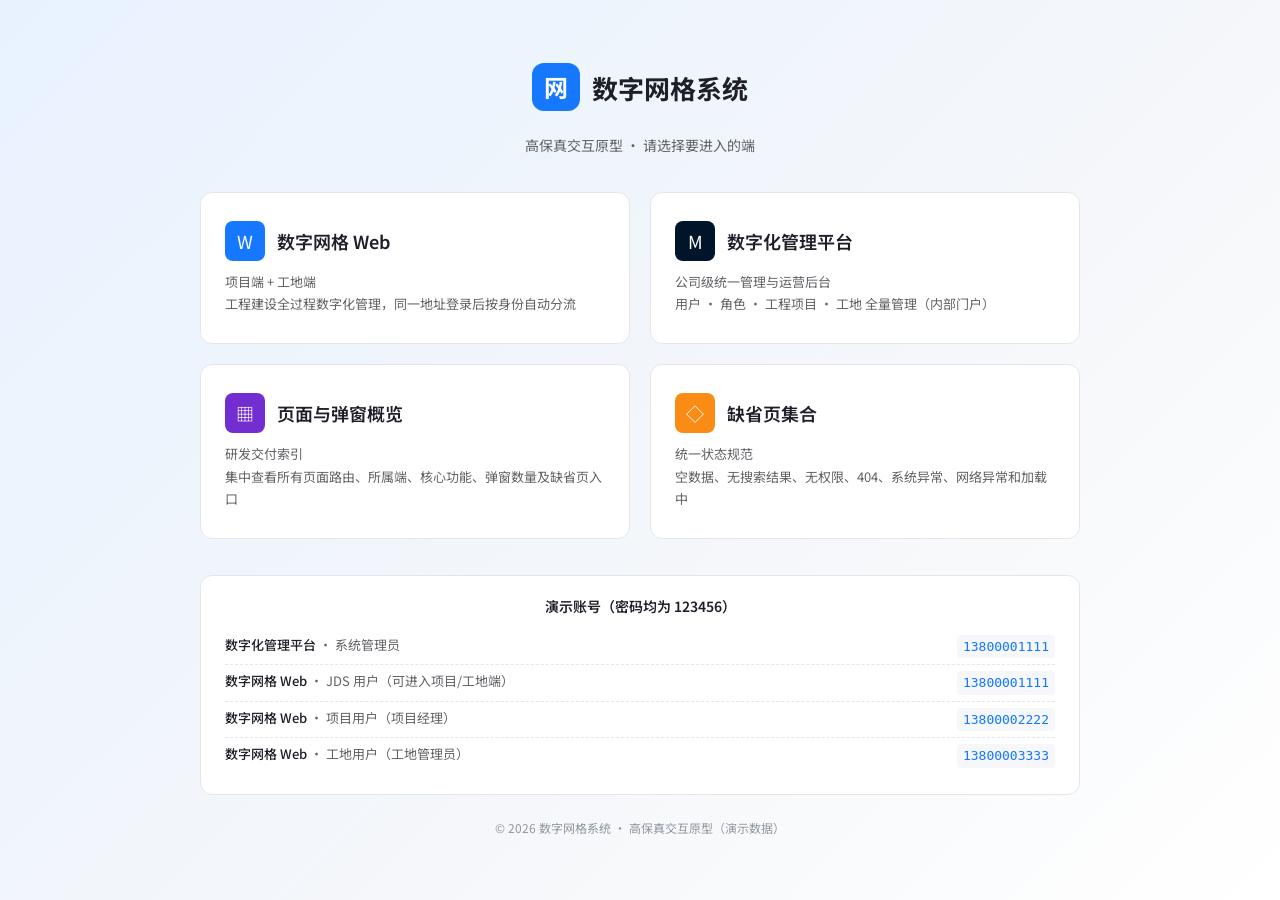
<file: index.html>
<!DOCTYPE html>
<html lang="zh-CN" data-page-node-id="8NX77utLzDZ2JTD8HzhVxa">
<head data-page-node-id="pvJ24zKilz3FNTjIRRMVWl">
<meta charset="UTF-8" data-page-node-id="6li1EMe2AKkwkT7MppuhrD">
<meta name="viewport" content="width=device-width, initial-scale=1.0" data-page-node-id="41pdLJm6PYSKnKRLyFa4xV">
<title>数字网格系统 · 高保真交互原型</title>
<link rel="icon" href="data:image/svg+xml,%3Csvg xmlns='http://www.w3.org/2000/svg' viewBox='0 0 32 32'%3E%3Crect width='32' height='32' rx='8' fill='%231677FF'/%3E%3Ctext x='16' y='22' font-size='16' fill='%23fff' text-anchor='middle'%3E网%3C/text%3E%3C/svg%3E" data-page-node-id="YeePlcCSshA94ZI5BbJ4YI">
<link rel="preconnect" href="https://fonts.googleapis.com" data-page-node-id="WADuvo7IT6vLSfZ1sKz0kR">
<link rel="preconnect" href="https://fonts.gstatic.com" crossorigin data-page-node-id="J4QRmDHK6XnFLIIFRDpPZS">
<link rel="stylesheet" href="https://fonts.googleapis.com/css2?family=Noto+Sans+SC:wght@400;500;700&display=swap" data-page-node-id="ATW5kOk4DGV3IXdBfvZxUm">
<link rel="stylesheet" href="assets/css/tokens.css" data-page-node-id="ztIFZV4EexRnjE27EUfure">
<link rel="stylesheet" href="assets/css/base.css" data-page-node-id="YRBeHc5Uby8GhDdxGXHzdq">
<link rel="stylesheet" href="assets/css/components.css" data-page-node-id="A2SW02SAHS05iC1JYhgJWq">
<link rel="stylesheet" href="assets/css/layout.css" data-page-node-id="GDUzrH07KVwBgHRo5vveHC">
<style>
  body { height: 100vh; display: flex; align-items: center; justify-content: center; background: linear-gradient(135deg, #e8f2ff 0%, #f5f7fa 60%, #ffffff 100%); }
  .home { width: 880px; max-width: calc(100vw - 32px); text-align: center; }
  .home-logo { display: inline-flex; align-items: center; gap: 12px; margin-bottom: 16px; }
  .home-mark { width: 48px; height: 48px; border-radius: 12px; background: #1677FF; color: #fff; font-size: 24px; display: flex; align-items: center; justify-content: center; font-weight: 700; }
  .home-title { font-size: 26px; font-weight: 700; color: #1F1F29; }
  .home-sub { margin-top: 8px; color: #606266; font-size: 14px; }
  .home-cards { display: grid; grid-template-columns: 1fr 1fr; gap: 20px; margin-top: 36px; }
  .home-card { background: #fff; border: 1px solid #E5E6EB; border-radius: 12px; padding: 28px 24px; text-align: left; cursor: pointer; transition: all .18s ease; text-decoration: none; display: block; }
  .home-card:hover { border-color: #1677FF; box-shadow: 0 8px 24px rgba(22,119,255,.12); transform: translateY(-2px); }
  .home-card .tc { display: flex; align-items: center; gap: 12px; margin-bottom: 10px; }
  .home-card .ti { width: 40px; height: 40px; border-radius: 8px; display: flex; align-items: center; justify-content: center; color: #fff; font-size: 18px; }
  .home-card .tn { font-size: 18px; font-weight: 600; color: #1F1F29; }
  .home-card .td { color: #606266; font-size: 13px; line-height: 1.7; }
  .home-accs { margin-top: 36px; padding: 20px 24px; background: #fff; border: 1px solid #E5E6EB; border-radius: 12px; font-size: 13px; color: #606266; }
  .home-accs h4 { margin: 0 0 12px; font-size: 14px; color: #1F1F29; font-weight: 600; }
  .acc-row { display: flex; justify-content: space-between; padding: 6px 0; border-bottom: 1px dashed #E5E6EB; }
  .acc-row:last-child { border-bottom: none; }
  .acc-row b { font-weight: 500; color: #1F1F29; }
  .acc-row code { background: #F5F7FA; border-radius: 4px; padding: 2px 6px; color: #1677FF; }
  .home-foot { margin-top: 24px; color: #90989F; font-size: 12px; }
</style>
</head>
<body data-page-node-id="BMNsAQWP1BkMZEBGWi1SoZ">
  <div class="home" data-page-node-id="FMj8HJAljBHBZJDH8u2VaQ">
    <div class="home-logo" data-page-node-id="s6FCZ8OCBwwU8gf0xmA1fo">
      <div class="home-mark" data-page-node-id="vtDj7DhzZSiQrtIH5b2pOX">网</div>
      <div class="home-title" data-page-node-id="4H1e03UGk6YL1nyzf86Z01">数字网格系统</div>
    </div>
    <div class="home-sub" data-page-node-id="XljQ5AxXcDLGCGAfyzYtLe">高保真交互原型 · 请选择要进入的端</div>

    <div class="home-cards" data-page-node-id="vVD1qhh253ch7AFItQtZwF">
      <a class="home-card" href="./web.html" data-page-node-id="oaFe3zkVhIB6EOZ8D31Wlk">
        <div class="tc" data-page-node-id="qO7cRMSiv5TNZt0ENdI7Se">
          <div class="ti" style="background:#1677FF;" data-page-node-id="AFuxHfcO7ixfGUyyoazNOv">W</div>
          <div class="tn" data-page-node-id="oqYyUz8u4O5ub7Im89xXB6">数字网格 Web</div>
        </div>
        <div class="td" data-page-node-id="12Sqouydn93vFtGSwnzd2S">项目端 + 工地端<br data-page-node-id="TDXrT09QnBRrsFBNnegFzw">工程建设全过程数字化管理，同一地址登录后按身份自动分流</div>
      </a>
      <a class="home-card" href="./jds.html" data-page-node-id="nnUADZqygm5BcU8eQYAgoA">
        <div class="tc" data-page-node-id="31Jf8Na8YKzS2kkHZanFhy">
          <div class="ti" style="background:#001529;" data-page-node-id="J0DnuTSOHyZl7zfiHob4w2">M</div>
          <div class="tn" data-page-node-id="vfYycWsUmX3qqlXqPXLDTv">数字化管理平台</div>
        </div>
        <div class="td" data-page-node-id="fMay4d8KgDrBbvHi8lS1ho">公司级统一管理与运营后台<br data-page-node-id="PPUrYxj4lCaJF3RkLqepFK">用户 · 角色 · 工程项目 · 工地 全量管理（内部门户）</div>
      </a>
      <a class="home-card" href="./overview.html">
        <div class="tc">
          <div class="ti" style="background:#722ED1;">▦</div>
          <div class="tn">页面与弹窗概览</div>
        </div>
        <div class="td">研发交付索引<br>集中查看所有页面路由、所属端、核心功能、弹窗数量及缺省页入口</div>
      </a>
      <a class="home-card" href="./states.html">
        <div class="tc">
          <div class="ti" style="background:#FA8C16;">◇</div>
          <div class="tn">缺省页集合</div>
        </div>
        <div class="td">统一状态规范<br>空数据、无搜索结果、无权限、404、系统异常、网络异常和加载中</div>
      </a>
    </div>

    <div class="home-accs" data-page-node-id="jeUAYosJtODPuHDo2OFzYg">
      <h4 data-page-node-id="pFveUboqXsXkU8hT0oCDpT">演示账号（密码均为 123456）</h4>
      <div class="acc-row" data-page-node-id="Vj2nMElvdVrrI0HhtCRm79"><span data-page-node-id="Ji2OG1LtFwYNT1D1pJr6GO"><b data-page-node-id="BOesILzQtswrSfeB0olmz8">数字化管理平台</b> · 系统管理员</span><code data-page-node-id="Texz1BcrgfEtpKGcihwRjy">13800001111</code></div>
      <div class="acc-row"><span><b>数字网格 Web</b> · JDS 用户（可进入项目/工地端）</span><code>13800001111</code></div>
      <div class="acc-row" data-page-node-id="H7FNbwFMh1yg3Lz8Pj28Sl"><span data-page-node-id="Shcl8IwwihykJNUDyO5CHh"><b data-page-node-id="2LxpVnyBlmNfpHs3upPxL6">数字网格 Web</b> · 项目用户（项目经理）</span><code data-page-node-id="Q4lFVXRlr6noP65K6Mv2By">13800002222</code></div>
      <div class="acc-row" data-page-node-id="l7gvDEm7kiFElqOgzwNjUn"><span data-page-node-id="455dcxwGTh42sDeye9D25G"><b data-page-node-id="5YM1EmYOb28upEU8evLq08">数字网格 Web</b> · 工地用户（工地管理员）</span><code data-page-node-id="CJ74jwp47oQ0YvaEdZAWHD">13800003333</code></div>
    </div>

    <div class="home-foot" data-page-node-id="jFz7Xs8bDg6O7KsXe5pBQJ">© 2026 数字网格系统 · 高保真交互原型（演示数据）</div>
  </div>
</body>
</html>
</file>
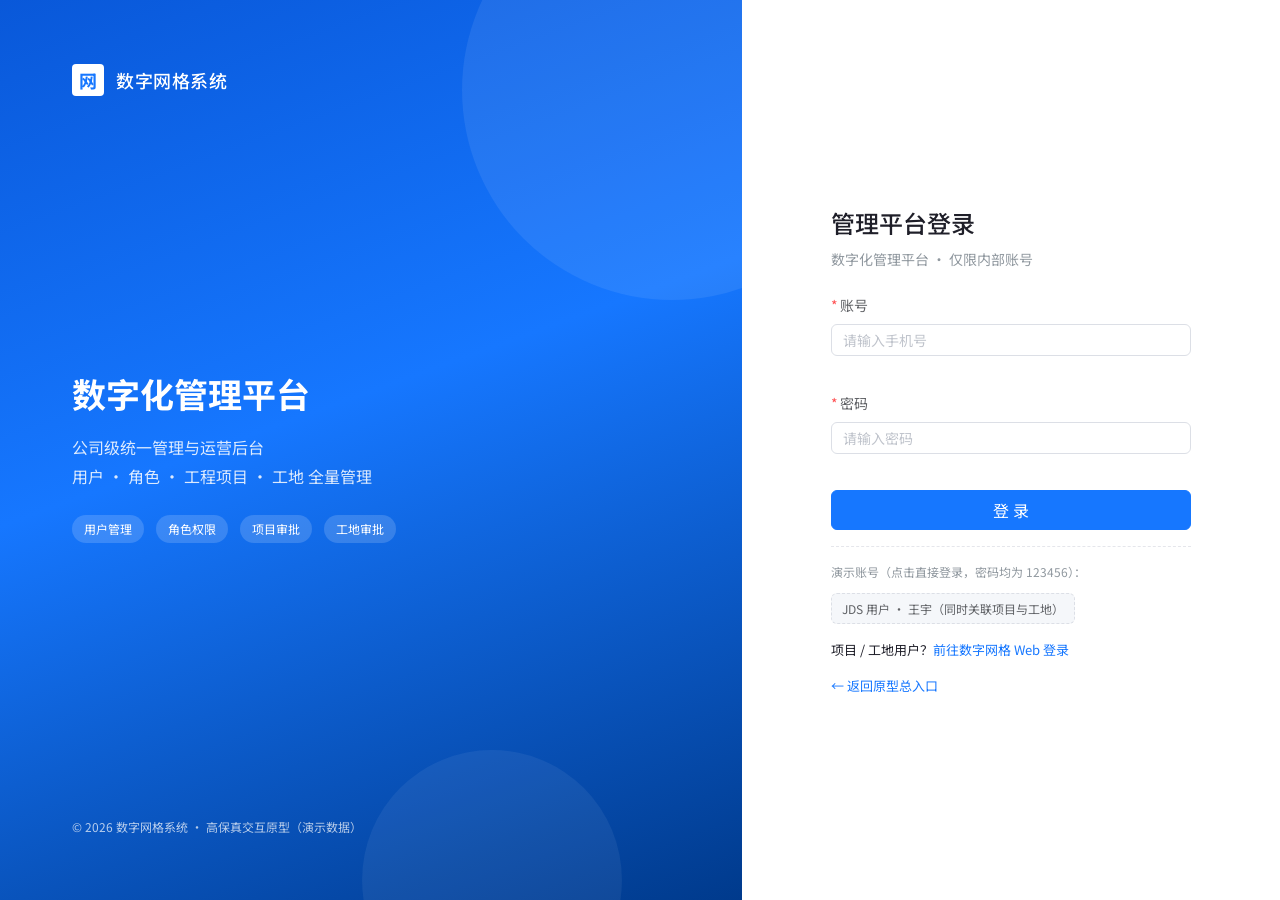
<file: jds.html>
<!DOCTYPE html>
<html lang="zh-CN" data-page-node-id="j46fBM9uFmTzqcOAiQoodq">
<head data-page-node-id="Rle4mItkwjY6BcLw1dMfTr">
<meta charset="UTF-8" data-page-node-id="oGXcQ9XYRN0l8qB2G4qlPN">
<meta name="viewport" content="width=device-width, initial-scale=1.0" data-page-node-id="4C00HF9s3E6dXEA7hvw1LV">
<title>数字化管理平台</title>
<link rel="icon" href="data:image/svg+xml,%3Csvg xmlns='http://www.w3.org/2000/svg' viewBox='0 0 32 32'%3E%3Crect width='32' height='32' rx='8' fill='%23001529'/%3E%3Ctext x='16' y='22' font-size='16' fill='%231677FF' text-anchor='middle'%3E网%3C/text%3E%3C/svg%3E" data-page-node-id="056dgSEK4Q97pJZks7qifo">
<link rel="preconnect" href="https://fonts.googleapis.com" data-page-node-id="eJIU2QlSX1qVOPgzkeXtH8">
<link rel="preconnect" href="https://fonts.gstatic.com" crossorigin data-page-node-id="cqyQE4ryRNXI7jGNIMa7e4">
<link rel="stylesheet" href="https://fonts.googleapis.com/css2?family=Noto+Sans+SC:wght@400;500;700&display=swap" data-page-node-id="qlEA66dfr5nQisNuaZBKJx">
<link rel="stylesheet" href="assets/css/tokens.css" data-page-node-id="toV1dKsv2TQhhopBtpsJ0V">
<link rel="stylesheet" href="assets/css/base.css" data-page-node-id="1RfZbojwzBVU69RhkQWiP0">
<link rel="stylesheet" href="assets/css/components.css" data-page-node-id="I2NrlXCenVFdDEMlsMx8Yf">
<link rel="stylesheet" href="assets/css/layout.css" data-page-node-id="iEVeLDJnJDu5stY5SK1o6R">
</head>
<body data-page-node-id="j5jjxQYFyCuu7lAhFFgQGk">
  <div id="app" data-page-node-id="AgLolm3ZEtXT5b0GodUOPc"></div>
  <div id="modal-root" data-page-node-id="6wKTUwL8eFmSuvdHkhyosd"></div>
  <div id="toast-root" data-page-node-id="B51vGtpXzYOQpZ4UE705GR"></div>

  <script>window.DG_BUILD = 'jds';</script>
  <script src="assets/js/data.js"></script>
  <script src="assets/js/doc.js"></script>
  <script src="assets/js/store.js"></script>
  <script src="assets/js/ui.js"></script>
  <script src="assets/js/kit.js"></script>
  <script src="assets/js/views/login.js"></script>
  <script src="assets/js/views/jds.js"></script>
  <script src="assets/js/views/project.js"></script>
  <script src="assets/js/views/site.js"></script>
  <script src="assets/js/app.js"></script>
</body>
</html>
</file>
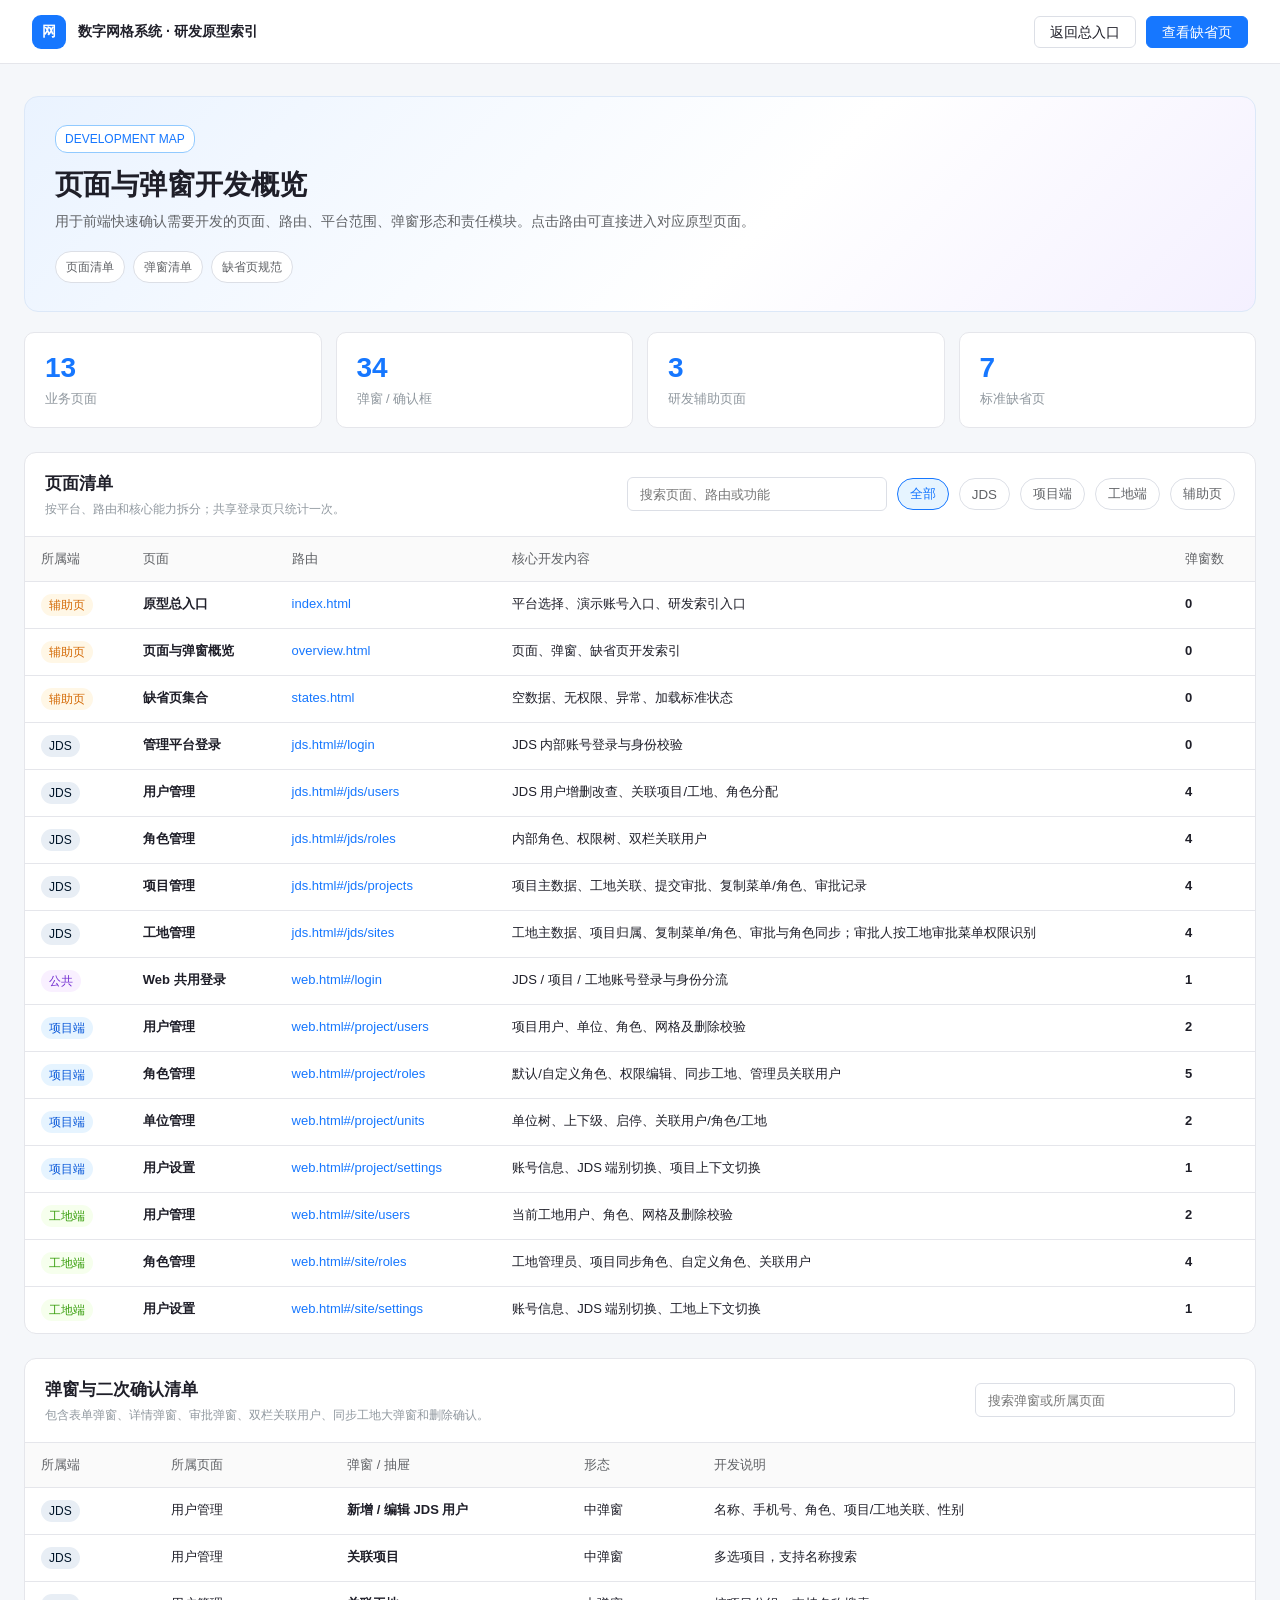
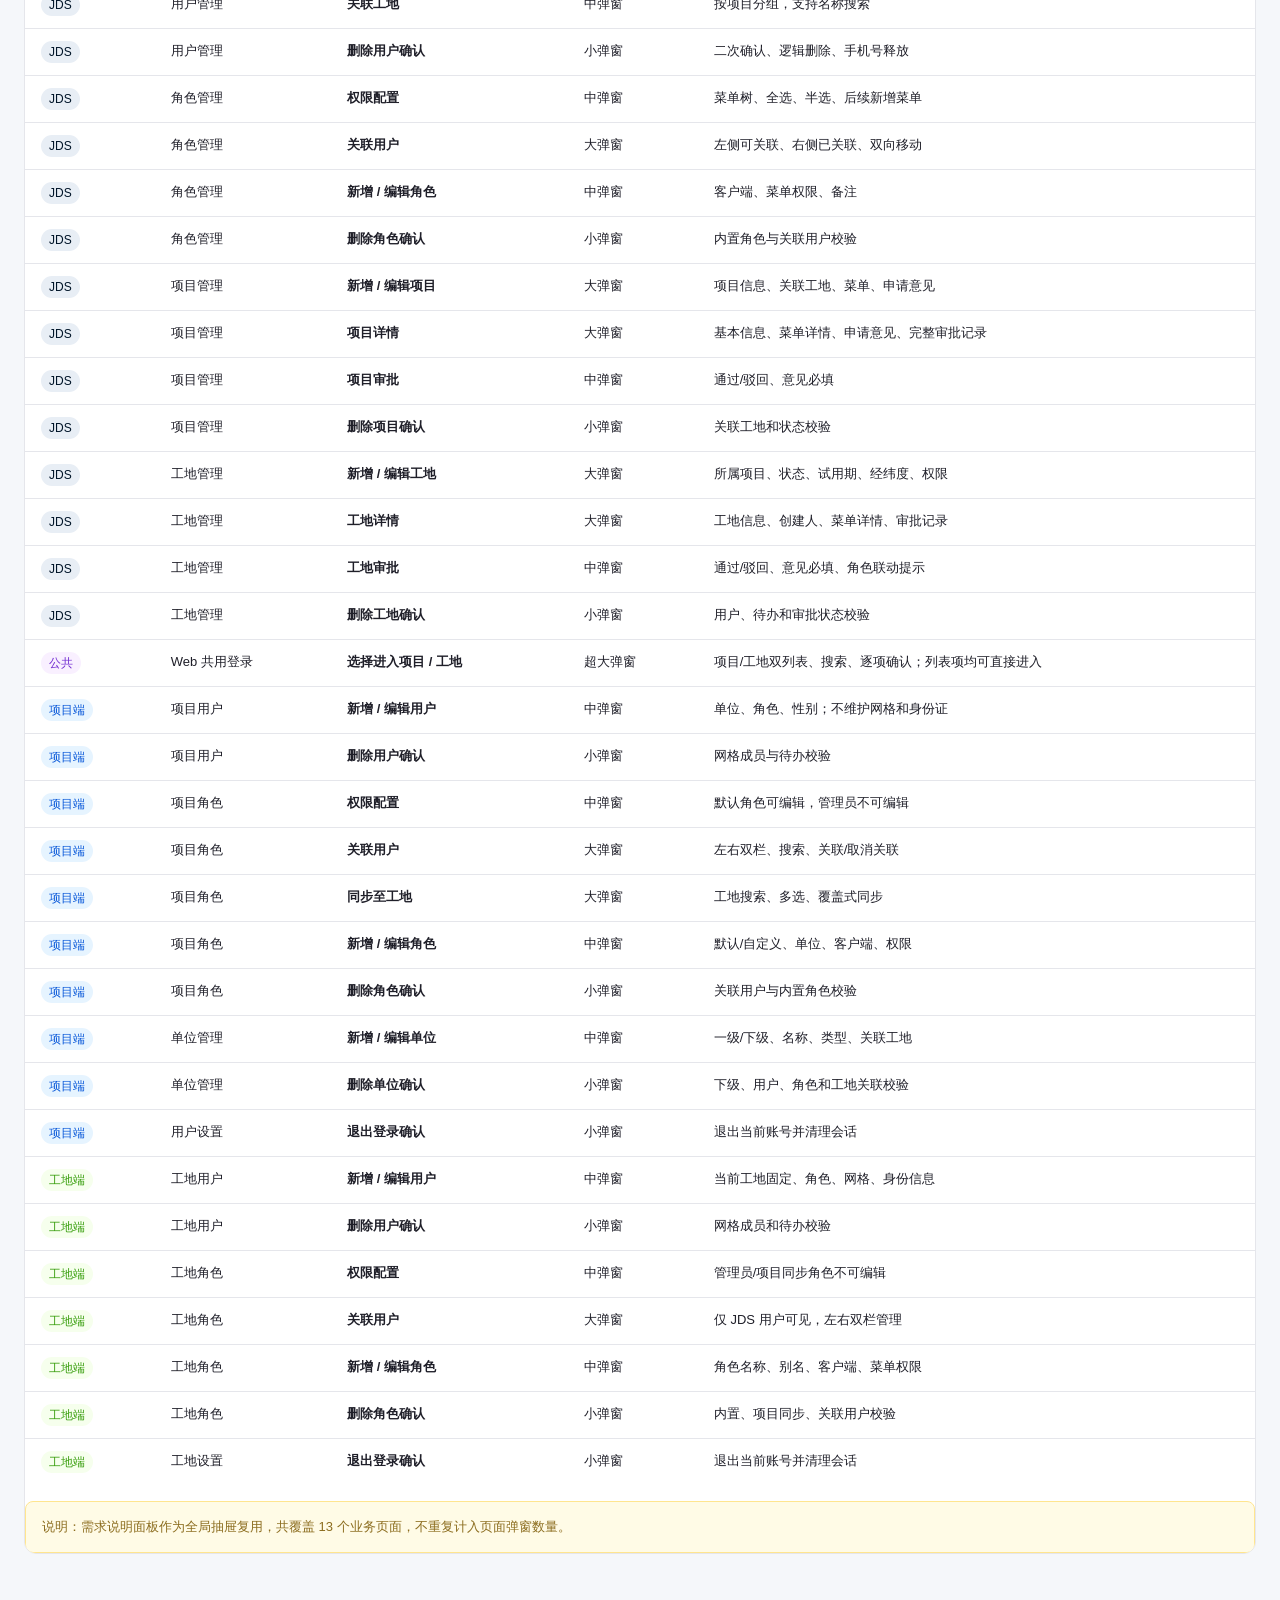
<file: overview.html>
<!DOCTYPE html>
<html lang="zh-CN">
<head>
<meta charset="UTF-8">
<meta name="viewport" content="width=device-width, initial-scale=1.0">
<title>页面与弹窗概览 · 数字网格系统原型</title>
<link rel="stylesheet" href="assets/css/tokens.css">
<link rel="stylesheet" href="assets/css/base.css">
<link rel="stylesheet" href="assets/css/components.css">
<link rel="stylesheet" href="assets/css/dev-pages.css">
</head>
<body class="dev-page">
<div class="dev-shell">
  <header class="dev-header">
    <div class="dev-brand"><span class="dev-mark">网</span><span>数字网格系统 · 研发原型索引</span></div>
    <nav class="dev-nav">
      <a class="btn" href="index.html">返回总入口</a>
      <a class="btn btn-primary" href="states.html">查看缺省页</a>
    </nav>
  </header>

  <main class="dev-container">
    <section class="dev-hero">
      <span class="dev-eyebrow">DEVELOPMENT MAP</span>
      <h1 class="dev-title">页面与弹窗开发概览</h1>
      <p class="dev-sub">用于前端快速确认需要开发的页面、路由、平台范围、弹窗形态和责任模块。点击路由可直接进入对应原型页面。</p>
      <div class="dev-state-jump">
        <a href="#pages">页面清单</a>
        <a href="#modals">弹窗清单</a>
        <a href="states.html">缺省页规范</a>
      </div>
    </section>

    <section class="dev-kpis">
      <div class="dev-kpi"><div class="dev-kpi-num" id="business-count">0</div><div class="dev-kpi-label">业务页面</div></div>
      <div class="dev-kpi"><div class="dev-kpi-num" id="modal-count">0</div><div class="dev-kpi-label">弹窗 / 确认框</div></div>
      <div class="dev-kpi"><div class="dev-kpi-num" id="meta-count">0</div><div class="dev-kpi-label">研发辅助页面</div></div>
      <div class="dev-kpi"><div class="dev-kpi-num">7</div><div class="dev-kpi-label">标准缺省页</div></div>
    </section>

    <section class="dev-section" id="pages">
      <div class="dev-section-head">
        <div>
          <div class="dev-section-title">页面清单</div>
          <div class="dev-section-sub">按平台、路由和核心能力拆分；共享登录页只统计一次。</div>
        </div>
        <div class="dev-toolbar">
          <input id="page-search" class="dev-search" type="search" placeholder="搜索页面、路由或功能">
          <button class="dev-filter is-active" type="button" data-filter="all">全部</button>
          <button class="dev-filter" type="button" data-filter="jds">JDS</button>
          <button class="dev-filter" type="button" data-filter="project">项目端</button>
          <button class="dev-filter" type="button" data-filter="site">工地端</button>
          <button class="dev-filter" type="button" data-filter="meta">辅助页</button>
        </div>
      </div>
      <div class="dev-table-wrap">
        <table class="dev-table">
          <thead><tr><th>所属端</th><th>页面</th><th>路由</th><th>核心开发内容</th><th>弹窗数</th></tr></thead>
          <tbody id="page-body"></tbody>
        </table>
      </div>
    </section>

    <section class="dev-section" id="modals">
      <div class="dev-section-head">
        <div>
          <div class="dev-section-title">弹窗与二次确认清单</div>
          <div class="dev-section-sub">包含表单弹窗、详情弹窗、审批弹窗、双栏关联用户、同步工地大弹窗和删除确认。</div>
        </div>
        <div class="dev-toolbar">
          <input id="modal-search" class="dev-search" type="search" placeholder="搜索弹窗或所属页面">
        </div>
      </div>
      <div class="dev-table-wrap">
        <table class="dev-table">
          <thead><tr><th>所属端</th><th>所属页面</th><th>弹窗 / 抽屉</th><th>形态</th><th>开发说明</th></tr></thead>
          <tbody id="modal-body"></tbody>
        </table>
      </div>
      <div class="dev-note">说明：需求说明面板作为全局抽屉复用，共覆盖 13 个业务页面，不重复计入页面弹窗数量。</div>
    </section>
  </main>
</div>

<script>
const pages = [
  { badge:'meta', platform:'研发辅助', name:'原型总入口', route:'index.html', feature:'平台选择、演示账号入口、研发索引入口', modals:0, meta:true },
  { badge:'meta', platform:'研发辅助', name:'页面与弹窗概览', route:'overview.html', feature:'页面、弹窗、缺省页开发索引', modals:0, meta:true },
  { badge:'meta', platform:'研发辅助', name:'缺省页集合', route:'states.html', feature:'空数据、无权限、异常、加载标准状态', modals:0, meta:true },
  { badge:'jds', platform:'JDS', name:'管理平台登录', route:'jds.html#/login', feature:'JDS 内部账号登录与身份校验', modals:0 },
  { badge:'jds', platform:'JDS', name:'用户管理', route:'jds.html#/jds/users', feature:'JDS 用户增删改查、关联项目/工地、角色分配', modals:4 },
  { badge:'jds', platform:'JDS', name:'角色管理', route:'jds.html#/jds/roles', feature:'内部角色、权限树、双栏关联用户', modals:4 },
  { badge:'jds', platform:'JDS', name:'项目管理', route:'jds.html#/jds/projects', feature:'项目主数据、工地关联、提交审批、复制菜单/角色、审批记录', modals:4 },
  { badge:'jds', platform:'JDS', name:'工地管理', route:'jds.html#/jds/sites', feature:'工地主数据、项目归属、复制菜单/角色、审批与角色同步；审批人按工地审批菜单权限识别', modals:4 },
  { badge:'common', platform:'公共', name:'Web 共用登录', route:'web.html#/login', feature:'JDS / 项目 / 工地账号登录与身份分流', modals:1 },
  { badge:'project', platform:'项目端', name:'用户管理', route:'web.html#/project/users', feature:'项目用户、单位、角色、网格及删除校验', modals:2 },
  { badge:'project', platform:'项目端', name:'角色管理', route:'web.html#/project/roles', feature:'默认/自定义角色、权限编辑、同步工地、管理员关联用户', modals:5 },
  { badge:'project', platform:'项目端', name:'单位管理', route:'web.html#/project/units', feature:'单位树、上下级、启停、关联用户/角色/工地', modals:2 },
  { badge:'project', platform:'项目端', name:'用户设置', route:'web.html#/project/settings', feature:'账号信息、JDS 端别切换、项目上下文切换', modals:1 },
  { badge:'site', platform:'工地端', name:'用户管理', route:'web.html#/site/users', feature:'当前工地用户、角色、网格及删除校验', modals:2 },
  { badge:'site', platform:'工地端', name:'角色管理', route:'web.html#/site/roles', feature:'工地管理员、项目同步角色、自定义角色、关联用户', modals:4 },
  { badge:'site', platform:'工地端', name:'用户设置', route:'web.html#/site/settings', feature:'账号信息、JDS 端别切换、工地上下文切换', modals:1 }
];

const modals = [
  ['jds','用户管理','新增 / 编辑 JDS 用户','中弹窗','名称、手机号、角色、项目/工地关联、性别'],
  ['jds','用户管理','关联项目','中弹窗','多选项目，支持名称搜索'],
  ['jds','用户管理','关联工地','中弹窗','按项目分组，支持名称搜索'],
  ['jds','用户管理','删除用户确认','小弹窗','二次确认、逻辑删除、手机号释放'],
  ['jds','角色管理','权限配置','中弹窗','菜单树、全选、半选、后续新增菜单'],
  ['jds','角色管理','关联用户','大弹窗','左侧可关联、右侧已关联、双向移动'],
  ['jds','角色管理','新增 / 编辑角色','中弹窗','客户端、菜单权限、备注'],
  ['jds','角色管理','删除角色确认','小弹窗','内置角色与关联用户校验'],
  ['jds','项目管理','新增 / 编辑项目','大弹窗','项目信息、关联工地、菜单、申请意见'],
  ['jds','项目管理','项目详情','大弹窗','基本信息、菜单详情、申请意见、完整审批记录'],
  ['jds','项目管理','项目审批','中弹窗','通过/驳回、意见必填'],
  ['jds','项目管理','删除项目确认','小弹窗','关联工地和状态校验'],
  ['jds','工地管理','新增 / 编辑工地','大弹窗','所属项目、状态、试用期、经纬度、权限'],
  ['jds','工地管理','工地详情','大弹窗','工地信息、创建人、菜单详情、审批记录'],
  ['jds','工地管理','工地审批','中弹窗','通过/驳回、意见必填、角色联动提示'],
  ['jds','工地管理','删除工地确认','小弹窗','用户、待办和审批状态校验'],
  ['common','Web 共用登录','选择进入项目 / 工地','超大弹窗','项目/工地双列表、搜索、逐项确认；列表项均可直接进入'],
  ['project','项目用户','新增 / 编辑用户','中弹窗','单位、角色、性别；不维护网格和身份证'],
  ['project','项目用户','删除用户确认','小弹窗','网格成员与待办校验'],
  ['project','项目角色','权限配置','中弹窗','默认角色可编辑，管理员不可编辑'],
  ['project','项目角色','关联用户','大弹窗','左右双栏、搜索、关联/取消关联'],
  ['project','项目角色','同步至工地','大弹窗','工地搜索、多选、覆盖式同步'],
  ['project','项目角色','新增 / 编辑角色','中弹窗','默认/自定义、单位、客户端、权限'],
  ['project','项目角色','删除角色确认','小弹窗','关联用户与内置角色校验'],
  ['project','单位管理','新增 / 编辑单位','中弹窗','一级/下级、名称、类型、关联工地'],
  ['project','单位管理','删除单位确认','小弹窗','下级、用户、角色和工地关联校验'],
  ['project','用户设置','退出登录确认','小弹窗','退出当前账号并清理会话'],
  ['site','工地用户','新增 / 编辑用户','中弹窗','当前工地固定、角色、网格、身份信息'],
  ['site','工地用户','删除用户确认','小弹窗','网格成员和待办校验'],
  ['site','工地角色','权限配置','中弹窗','管理员/项目同步角色不可编辑'],
  ['site','工地角色','关联用户','大弹窗','仅 JDS 用户可见，左右双栏管理'],
  ['site','工地角色','新增 / 编辑角色','中弹窗','角色名称、别名、客户端、菜单权限'],
  ['site','工地角色','删除角色确认','小弹窗','内置、项目同步、关联用户校验'],
  ['site','工地设置','退出登录确认','小弹窗','退出当前账号并清理会话']
];

const badgeText = { jds:'JDS', project:'项目端', site:'工地端', common:'公共', meta:'辅助页' };
const badgeClass = { jds:'jds', project:'project', site:'site', common:'common', meta:'meta' };
let pageFilter = 'all';

function esc(v) { return String(v ?? '').replace(/[&<>"']/g, c => ({'&':'&amp;','<':'&lt;','>':'&gt;','"':'&quot;',"'":'&#39;'}[c])); }
function routeLink(route, text) {
  const href = route.includes('#') ? route : route;
  return '<a class="dev-link" href="' + esc(href) + '">' + esc(text) + '</a>';
}
function renderPages() {
  const kw = document.getElementById('page-search').value.trim().toLowerCase();
  const rows = pages.filter(p => {
    const filterOk = pageFilter === 'all' || p.badge === pageFilter;
    const text = [p.platform,p.name,p.route,p.feature].join(' ').toLowerCase();
    return filterOk && (!kw || text.includes(kw));
  });
  document.getElementById('page-body').innerHTML = rows.length ? rows.map(p => (
    '<tr>' +
      '<td><span class="dev-badge ' + badgeClass[p.badge] + '">' + badgeText[p.badge] + '</span></td>' +
      '<td><strong>' + esc(p.name) + '</strong></td>' +
      '<td>' + routeLink(p.route, p.route) + '</td>' +
      '<td>' + esc(p.feature) + '</td>' +
      '<td class="dev-count">' + p.modals + '</td>' +
    '</tr>'
  )).join('') : '<tr><td colspan="5" class="dev-empty">没有匹配的页面</td></tr>';
}
function renderModals() {
  const kw = document.getElementById('modal-search').value.trim().toLowerCase();
  const rows = modals.filter(m => {
    const text = [m[0],m[1],m[2],m[3],m[4]].join(' ').toLowerCase();
    return !kw || text.includes(kw);
  });
  document.getElementById('modal-body').innerHTML = rows.length ? rows.map(m => (
    '<tr>' +
      '<td><span class="dev-badge ' + badgeClass[m[0]] + '">' + badgeText[m[0]] + '</span></td>' +
      '<td>' + esc(m[1]) + '</td>' +
      '<td><strong>' + esc(m[2]) + '</strong></td>' +
      '<td>' + esc(m[3]) + '</td>' +
      '<td>' + esc(m[4]) + '</td>' +
    '</tr>'
  )).join('') : '<tr><td colspan="5" class="dev-empty">没有匹配的弹窗</td></tr>';
}
document.getElementById('business-count').textContent = pages.filter(p => !p.meta).length;
document.getElementById('meta-count').textContent = pages.filter(p => p.meta).length;
document.getElementById('modal-count').textContent = modals.length;
document.getElementById('page-search').addEventListener('input', renderPages);
document.getElementById('modal-search').addEventListener('input', renderModals);
document.querySelectorAll('.dev-filter').forEach(btn => btn.addEventListener('click', function () {
  document.querySelectorAll('.dev-filter').forEach(x => x.classList.remove('is-active'));
  this.classList.add('is-active');
  pageFilter = this.dataset.filter;
  renderPages();
}));
renderPages(); renderModals();
</script>
</body>
</html>
</file>
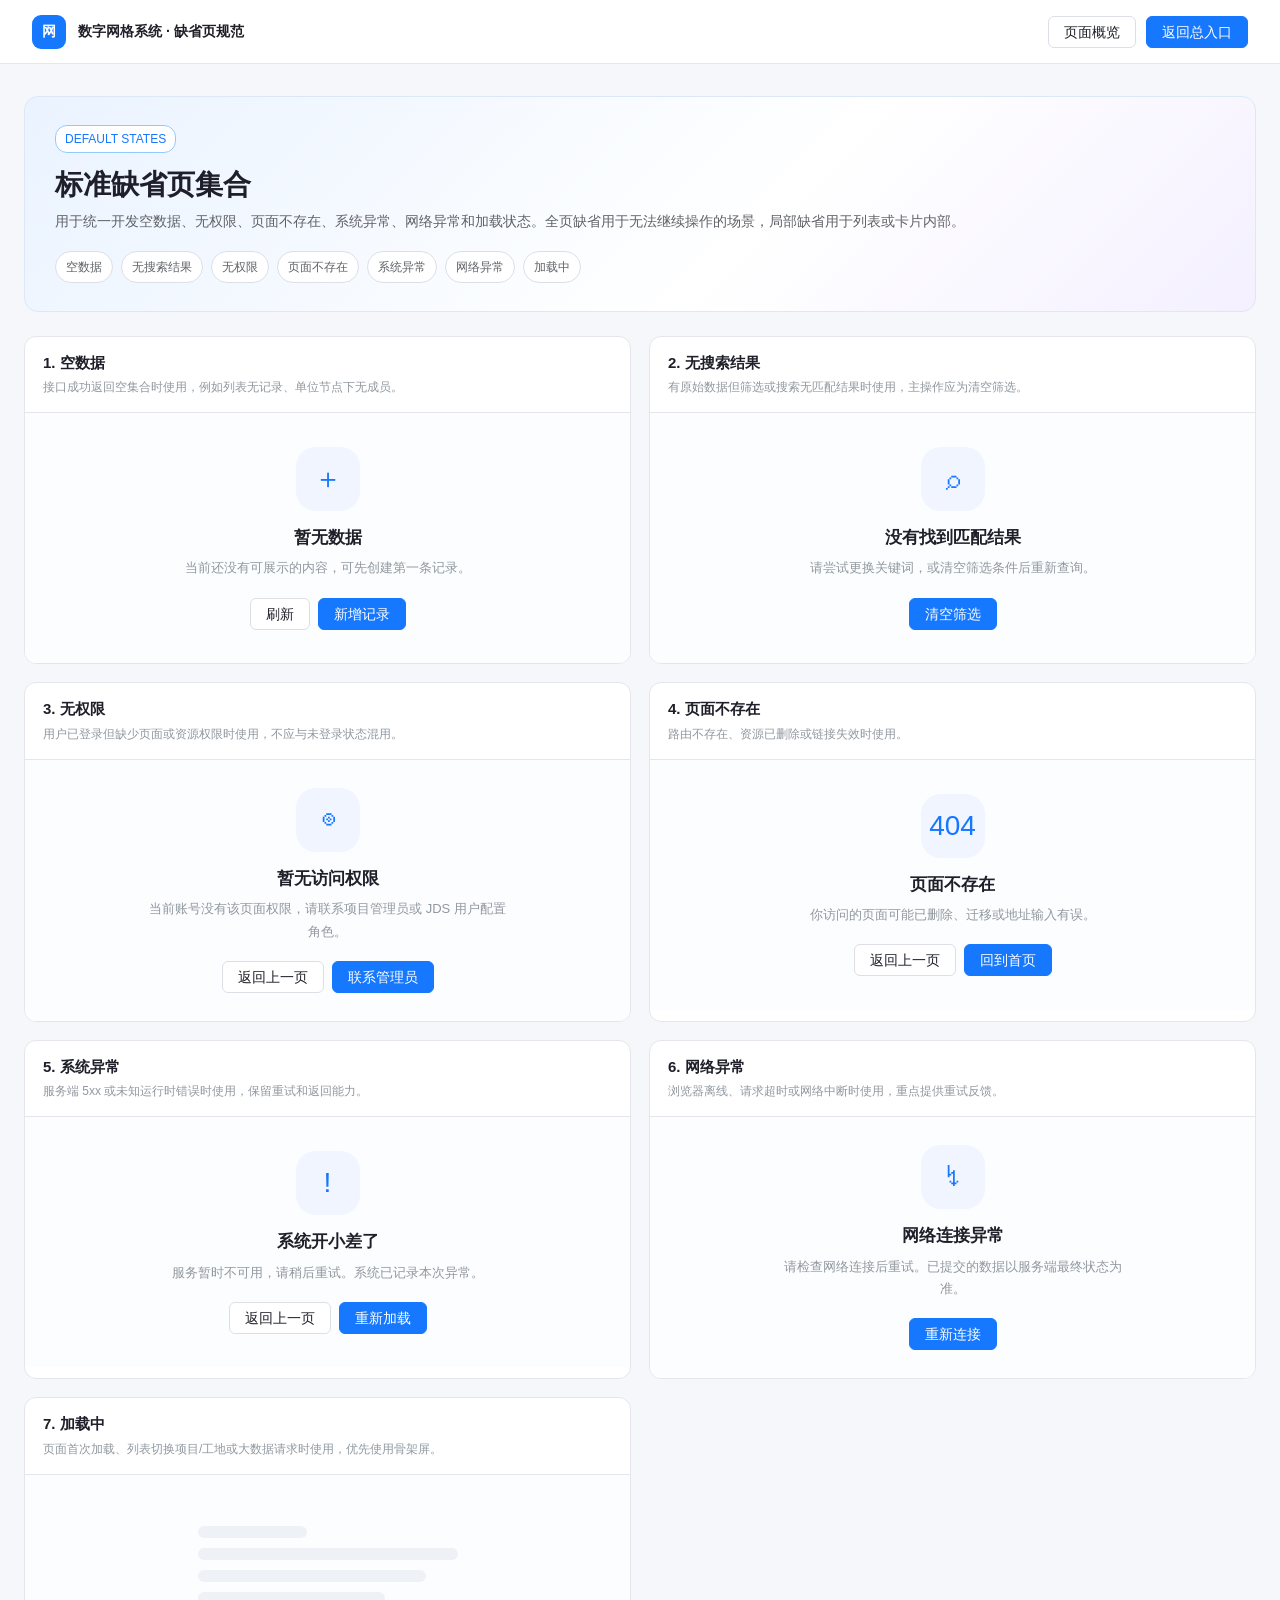
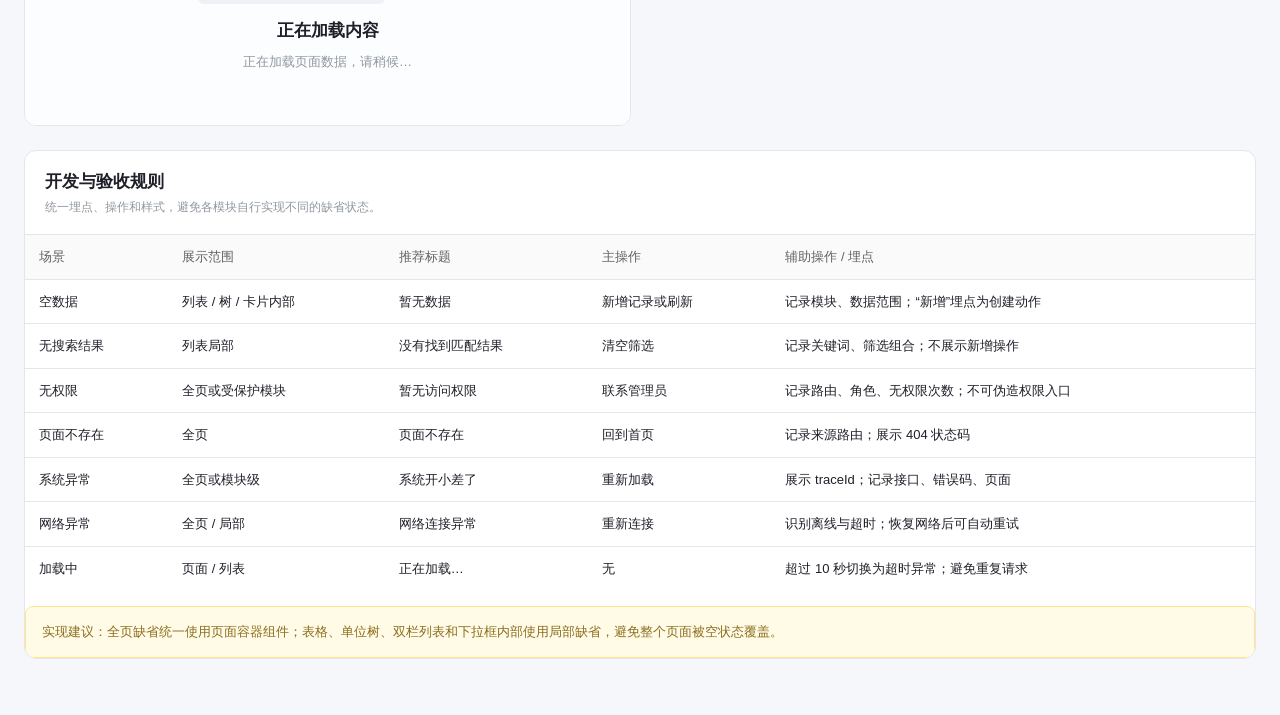
<file: states.html>
<!DOCTYPE html>
<html lang="zh-CN">
<head>
<meta charset="UTF-8">
<meta name="viewport" content="width=device-width, initial-scale=1.0">
<title>缺省页 · 数字网格系统原型</title>
<link rel="stylesheet" href="assets/css/tokens.css">
<link rel="stylesheet" href="assets/css/base.css">
<link rel="stylesheet" href="assets/css/components.css">
<link rel="stylesheet" href="assets/css/dev-pages.css">
</head>
<body class="dev-page">
<div class="dev-shell">
  <header class="dev-header">
    <div class="dev-brand"><span class="dev-mark">网</span><span>数字网格系统 · 缺省页规范</span></div>
    <nav class="dev-nav">
      <a class="btn" href="overview.html">页面概览</a>
      <a class="btn btn-primary" href="index.html">返回总入口</a>
    </nav>
  </header>

  <main class="dev-container">
    <section class="dev-hero">
      <span class="dev-eyebrow">DEFAULT STATES</span>
      <h1 class="dev-title">标准缺省页集合</h1>
      <p class="dev-sub">用于统一开发空数据、无权限、页面不存在、系统异常、网络异常和加载状态。全页缺省用于无法继续操作的场景，局部缺省用于列表或卡片内部。</p>
      <div class="dev-state-jump">
        <a href="#state-empty">空数据</a>
        <a href="#state-search">无搜索结果</a>
        <a href="#state-denied">无权限</a>
        <a href="#state-404">页面不存在</a>
        <a href="#state-error">系统异常</a>
        <a href="#state-network">网络异常</a>
        <a href="#state-loading">加载中</a>
      </div>
    </section>

    <section class="state-grid" style="margin-top:24px">
      <article class="state-card" id="state-empty">
        <div class="state-card-head"><div class="state-card-title">1. 空数据</div><div class="state-card-desc">接口成功返回空集合时使用，例如列表无记录、单位节点下无成员。</div></div>
        <div class="state-preview"><div class="state-preview-inner"><div class="state-icon">＋</div><div class="state-title">暂无数据</div><div class="state-text">当前还没有可展示的内容，可先创建第一条记录。</div><div class="state-actions"><button class="btn">刷新</button><button class="btn btn-primary">新增记录</button></div></div></div>
      </article>

      <article class="state-card" id="state-search">
        <div class="state-card-head"><div class="state-card-title">2. 无搜索结果</div><div class="state-card-desc">有原始数据但筛选或搜索无匹配结果时使用，主操作应为清空筛选。</div></div>
        <div class="state-preview"><div class="state-preview-inner"><div class="state-icon">⌕</div><div class="state-title">没有找到匹配结果</div><div class="state-text">请尝试更换关键词，或清空筛选条件后重新查询。</div><div class="state-actions"><button class="btn btn-primary">清空筛选</button></div></div></div>
      </article>

      <article class="state-card" id="state-denied">
        <div class="state-card-head"><div class="state-card-title">3. 无权限</div><div class="state-card-desc">用户已登录但缺少页面或资源权限时使用，不应与未登录状态混用。</div></div>
        <div class="state-preview"><div class="state-preview-inner"><div class="state-icon">⌾</div><div class="state-title">暂无访问权限</div><div class="state-text">当前账号没有该页面权限，请联系项目管理员或 JDS 用户配置角色。</div><div class="state-actions"><button class="btn">返回上一页</button><button class="btn btn-primary">联系管理员</button></div></div></div>
      </article>

      <article class="state-card" id="state-404">
        <div class="state-card-head"><div class="state-card-title">4. 页面不存在</div><div class="state-card-desc">路由不存在、资源已删除或链接失效时使用。</div></div>
        <div class="state-preview"><div class="state-preview-inner"><div class="state-icon">404</div><div class="state-title">页面不存在</div><div class="state-text">你访问的页面可能已删除、迁移或地址输入有误。</div><div class="state-actions"><button class="btn">返回上一页</button><button class="btn btn-primary">回到首页</button></div></div></div>
      </article>

      <article class="state-card" id="state-error">
        <div class="state-card-head"><div class="state-card-title">5. 系统异常</div><div class="state-card-desc">服务端 5xx 或未知运行时错误时使用，保留重试和返回能力。</div></div>
        <div class="state-preview"><div class="state-preview-inner"><div class="state-icon">!</div><div class="state-title">系统开小差了</div><div class="state-text">服务暂时不可用，请稍后重试。系统已记录本次异常。</div><div class="state-actions"><button class="btn">返回上一页</button><button class="btn btn-primary">重新加载</button></div></div></div>
      </article>

      <article class="state-card" id="state-network">
        <div class="state-card-head"><div class="state-card-title">6. 网络异常</div><div class="state-card-desc">浏览器离线、请求超时或网络中断时使用，重点提供重试反馈。</div></div>
        <div class="state-preview"><div class="state-preview-inner"><div class="state-icon">↯</div><div class="state-title">网络连接异常</div><div class="state-text">请检查网络连接后重试。已提交的数据以服务端最终状态为准。</div><div class="state-actions"><button class="btn btn-primary">重新连接</button></div></div></div>
      </article>

      <article class="state-card" id="state-loading">
        <div class="state-card-head"><div class="state-card-title">7. 加载中</div><div class="state-card-desc">页面首次加载、列表切换项目/工地或大数据请求时使用，优先使用骨架屏。</div></div>
        <div class="state-preview"><div class="state-preview-inner"><div class="state-skeleton"><div class="state-skel-line" style="width:42%"></div><div class="state-skel-line" style="width:100%"></div><div class="state-skel-line" style="width:88%"></div><div class="state-skel-line" style="width:72%"></div></div><div class="state-title" style="margin-top:14px">正在加载内容</div><div class="state-text">正在加载页面数据，请稍候…</div></div></div>
      </article>
    </section>

    <section class="dev-section" id="state-rules">
      <div class="dev-section-head">
        <div>
          <div class="dev-section-title">开发与验收规则</div>
          <div class="dev-section-sub">统一埋点、操作和样式，避免各模块自行实现不同的缺省状态。</div>
        </div>
      </div>
      <div class="dev-table-wrap">
        <table class="state-rules">
          <thead><tr><th>场景</th><th>展示范围</th><th>推荐标题</th><th>主操作</th><th>辅助操作 / 埋点</th></tr></thead>
          <tbody>
            <tr><td>空数据</td><td>列表 / 树 / 卡片内部</td><td>暂无数据</td><td>新增记录或刷新</td><td>记录模块、数据范围；“新增”埋点为创建动作</td></tr>
            <tr><td>无搜索结果</td><td>列表局部</td><td>没有找到匹配结果</td><td>清空筛选</td><td>记录关键词、筛选组合；不展示新增操作</td></tr>
            <tr><td>无权限</td><td>全页或受保护模块</td><td>暂无访问权限</td><td>联系管理员</td><td>记录路由、角色、无权限次数；不可伪造权限入口</td></tr>
            <tr><td>页面不存在</td><td>全页</td><td>页面不存在</td><td>回到首页</td><td>记录来源路由；展示 404 状态码</td></tr>
            <tr><td>系统异常</td><td>全页或模块级</td><td>系统开小差了</td><td>重新加载</td><td>展示 traceId；记录接口、错误码、页面</td></tr>
            <tr><td>网络异常</td><td>全页 / 局部</td><td>网络连接异常</td><td>重新连接</td><td>识别离线与超时；恢复网络后可自动重试</td></tr>
            <tr><td>加载中</td><td>页面 / 列表</td><td>正在加载…</td><td>无</td><td>超过 10 秒切换为超时异常；避免重复请求</td></tr>
          </tbody>
        </table>
      </div>
      <div class="dev-note">实现建议：全页缺省统一使用页面容器组件；表格、单位树、双栏列表和下拉框内部使用局部缺省，避免整个页面被空状态覆盖。</div>
    </section>
  </main>
</div>
</body>
</html>
</file>
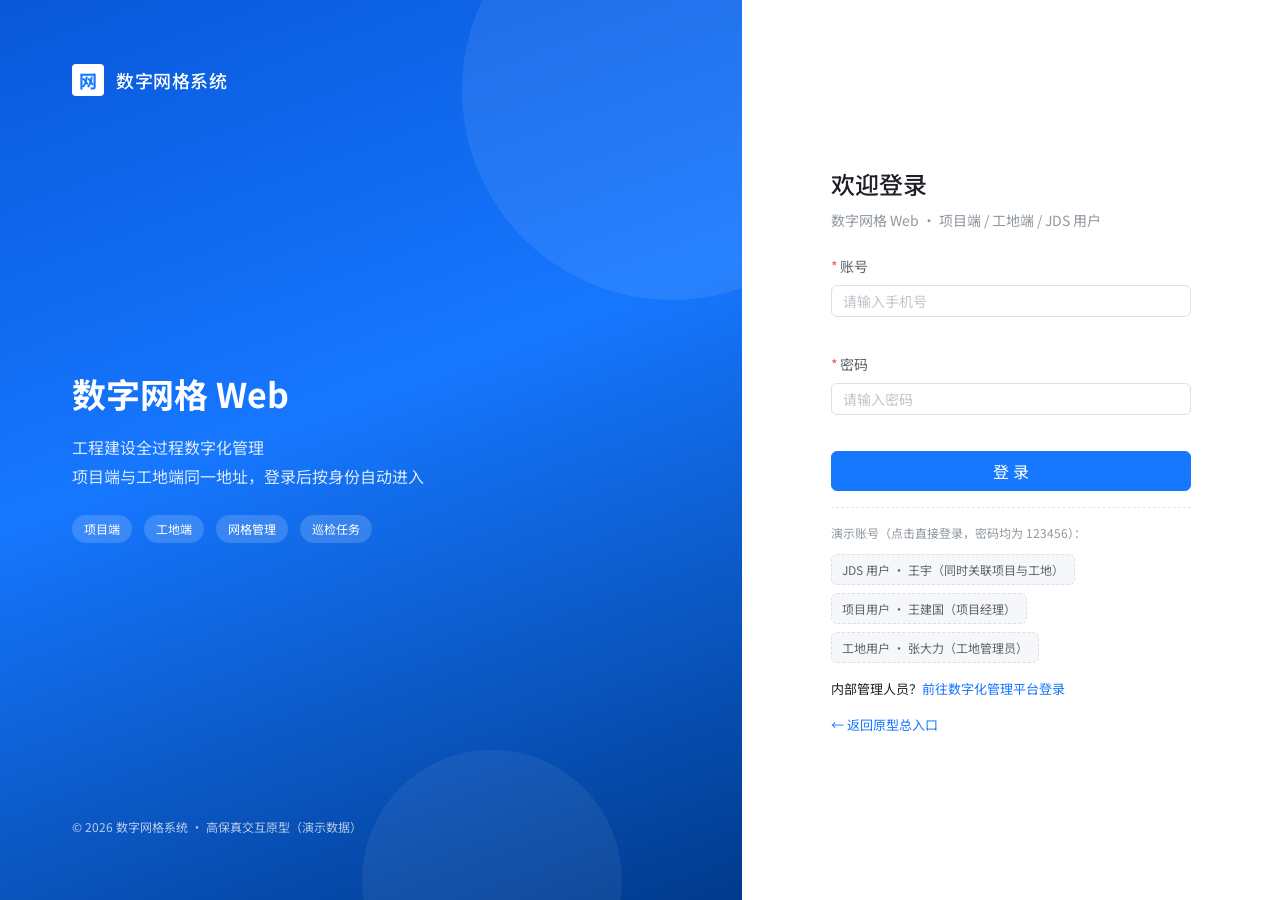
<file: web.html>
<!DOCTYPE html>
<html lang="zh-CN" data-page-node-id="71koMlABZDDFh7a670Z0Bh">
<head data-page-node-id="6awcIk45jUoFDQ1Y0I8epu">
<meta charset="UTF-8" data-page-node-id="zGQ5wwBGrKZH0HzotsGA0Z">
<meta name="viewport" content="width=device-width, initial-scale=1.0" data-page-node-id="dJPH1ytyNK2E8kKjyQHoW1">
<title>数字网格 Web · 项目端 / 工地端</title>
<link rel="icon" href="data:image/svg+xml,%3Csvg xmlns='http://www.w3.org/2000/svg' viewBox='0 0 32 32'%3E%3Crect width='32' height='32' rx='8' fill='%231677FF'/%3E%3Ctext x='16' y='22' font-size='16' fill='%23fff' text-anchor='middle'%3E网%3C/text%3E%3C/svg%3E" data-page-node-id="e9YYtbddT3ImjSX3AbN2H2">
<link rel="preconnect" href="https://fonts.googleapis.com" data-page-node-id="SJwBZaXiC6xWLxsr0I72Fx">
<link rel="preconnect" href="https://fonts.gstatic.com" crossorigin data-page-node-id="uKLiSLSjMQCRbXvf0sq4ZZ">
<link rel="stylesheet" href="https://fonts.googleapis.com/css2?family=Noto+Sans+SC:wght@400;500;700&display=swap" data-page-node-id="dvOYmFcz14EumGCrnbpiXR">
<link rel="stylesheet" href="assets/css/tokens.css" data-page-node-id="a4YMlTaM48KLeuMMa3r9oM">
<link rel="stylesheet" href="assets/css/base.css" data-page-node-id="X8jaolgdfr126uHjg2LnB3">
<link rel="stylesheet" href="assets/css/components.css" data-page-node-id="zF7AkMX2tswFHRWS0v2Ak2">
<link rel="stylesheet" href="assets/css/layout.css" data-page-node-id="hUY0k17aZuq8uJik0j5mUH">
</head>
<body data-page-node-id="pXt7j28MXokFc8tKvXxkRf">
  <div id="app" data-page-node-id="Rn5V1uXz1BX88iszWPd7xb"></div>
  <div id="modal-root" data-page-node-id="vwpvAVqRhz6oKehrZCQSaz"></div>
  <div id="toast-root" data-page-node-id="RDFXWx28WaABwGGBW3Y3Go"></div>

  <script>window.DG_BUILD = 'web';</script>
  <script src="assets/js/data.js"></script>
  <script src="assets/js/doc.js"></script>
  <script src="assets/js/store.js"></script>
  <script src="assets/js/ui.js"></script>
  <script src="assets/js/kit.js"></script>
  <script src="assets/js/views/login.js"></script>
  <script src="assets/js/views/jds.js"></script>
  <script src="assets/js/views/project.js"></script>
  <script src="assets/js/views/site.js"></script>
  <script src="assets/js/app.js"></script>
</body>
</html>
</file>
<file: assets/css/tokens.css>
/* ===========================================================
   数字网格系统 · 设计变量（Design Tokens）
   依据：完整需求文档 §5 全局设计规范
   =========================================================== */
:root {
  /* ---- 主色 ---- */
  --color-primary: #1677FF;
  --color-primary-hover: #4096FF;
  --color-primary-active: #0958D9;
  --color-primary-bg: #E6F4FF;          /* 浅色侧栏选中底 / 主色浅底 */
  --color-primary-border: #91CAFF;

  /* ---- 辅助色 ---- */
  --color-success: #389E0D;
  --color-success-bg: #F0F9EB;
  --color-warning: #D48806;
  --color-warning-bg: #FDF6EC;
  --color-danger: #FF4D4F;
  --color-danger-hover: #FF7875;
  --color-danger-active: #D9363E;
  --color-danger-bg: #FEF0F0;
  --color-info: #90989F;

  /* ---- 文字 ---- */
  --text-1: #1F1F29;                    /* 主文本 */
  --text-2: #606266;                    /* 次文本 / 表头 */
  --text-3: #90989F;                    /* 辅助文本 / 图标 */
  --text-placeholder: #C0C4CC;          /* placeholder */
  --text-disabled: #C0C4CC;
  --text-inverse: #FFFFFF;              /* 深色底上的文字 */
  --text-link: #1677FF;                 /* 操作列链接 */

  /* ---- 边框 / 分割 ---- */
  --border: #DCDFE6;
  --border-light: #E5E6EB;
  --border-dark: #4E5969;

  /* ---- 背景 ---- */
  --bg-page: #F5F7FA;                   /* 内容区底色 */
  --bg-card: #FFFFFF;
  --bg-hover: #F5F7FA;
  --bg-disabled: #F5F7FA;
  --sider-dark: #001529;                /* JDS 深色侧栏 */
  --sider-dark-hover: rgba(255,255,255,.08);
  --sider-dark-active: #1677FF;
  --sider-light: #FFFFFF;               /* 项目端 / 工地端 浅色侧栏 */

  /* ---- 尺寸 ---- */
  --sider-w: 240px;
  --header-h: 56px;
  --control-h: 32px;                    /* 按钮 / 输入框 高 */
  --row-h: 48px;                        /* 表格行高 */
  --radius-card: 8px;                   /* 卡片圆角 */
  --radius-control: 6px;                /* 按钮 / 输入圆角 */
  --radius-sm: 4px;

  /* ---- 间距 ---- */
  --space-xs: 4px;
  --space-sm: 8px;
  --space-md: 12px;
  --space-lg: 16px;
  --space-xl: 24px;
  --space-2xl: 32px;

  /* ---- 字号 ---- */
  --font-title: 16px;                   /* 卡片标题 / 弹窗标题 */
  --font-base: 14px;                    /* 正文 / 表格 */
  --font-sm: 13px;
  --font-xs: 12px;                      /* 辅助说明 */

  /* ---- 字体 ---- */
  --font-family: "Noto Sans SC", -apple-system, BlinkMacSystemFont,
                "PingFang SC", "Microsoft YaHei", "Helvetica Neue",
                Arial, sans-serif;

  /* ---- 阴影 ---- */
  --shadow-card: 0 1px 2px rgba(0, 0, 0, .04);
  --shadow-dropdown: 0 6px 16px rgba(0, 0, 0, .08), 0 3px 6px -4px rgba(0, 0, 0, .12);
  --shadow-modal: 0 8px 28px rgba(0, 21, 41, .18);

  /* ---- 层级 ---- */
  --z-dropdown: 1000;
  --z-modal: 1100;
  --z-toast: 1200;
}
</file>
<file: assets/css/base.css>
/* ===========================================================
   Reset + 基础排版 + 通用工具类
   =========================================================== */
* { box-sizing: border-box; }

html, body {
  margin: 0;
  padding: 0;
  height: 100%;
}

body {
  font-family: var(--font-family);
  font-size: var(--font-base);
  color: var(--text-1);
  background: var(--bg-page);
  -webkit-font-smoothing: antialiased;
  line-height: 1.5;
}

h1, h2, h3, h4, p, figure { margin: 0; }
ul, ol { margin: 0; padding: 0; list-style: none; }
a { color: var(--text-link); text-decoration: none; cursor: pointer; }
button { font-family: inherit; }

#app { height: 100%; }

/* 滚动条 */
::-webkit-scrollbar { width: 8px; height: 8px; }
::-webkit-scrollbar-thumb {
  background: rgba(144, 152, 159, .4);
  border-radius: 4px;
}
::-webkit-scrollbar-thumb:hover { background: rgba(144, 152, 159, .7); }
::-webkit-scrollbar-track { background: transparent; }

/* ---------- 通用工具类 ---------- */
.flex { display: flex; }
.flex-col { display: flex; flex-direction: column; }
.items-center { align-items: center; }
.items-start { align-items: flex-start; }
.justify-between { justify-content: space-between; }
.justify-end { justify-content: flex-end; }
.justify-center { justify-content: center; }
.flex-1 { flex: 1 1 auto; min-width: 0; }
.flex-wrap { flex-wrap: wrap; }

.gap-xs { gap: var(--space-xs); }
.gap-sm { gap: var(--space-sm); }
.gap-md { gap: var(--space-md); }
.gap-lg { gap: var(--space-lg); }
.gap-xl { gap: var(--space-xl); }

.mt-sm { margin-top: var(--space-sm); }
.mt-md { margin-top: var(--space-md); }
.mt-lg { margin-top: var(--space-lg); }
.mt-xl { margin-top: var(--space-xl); }
.mb-md { margin-bottom: var(--space-md); }
.mb-lg { margin-bottom: var(--space-lg); }

.text-1 { color: var(--text-1); }
.text-2 { color: var(--text-2); }
.text-3 { color: var(--text-3); }
.text-danger { color: var(--color-danger); }
.text-primary { color: var(--color-primary); }
.text-sm { font-size: var(--font-sm); }
.text-xs { font-size: var(--font-xs); }
.text-bold { font-weight: 500; }
.nowrap { white-space: nowrap; }
.ellipsis { overflow: hidden; text-overflow: ellipsis; white-space: nowrap; }
.muted { color: var(--text-3); }
.hidden { display: none !important; }

/* 表单错误提示 */
.form-error {
  color: var(--color-danger);
  font-size: var(--font-xs);
  margin-top: var(--space-xs);
  min-height: 16px;
}
</file>
<file: assets/css/components.css>
/* ===========================================================
   组件样式（Element Plus 风格）
   规范：按钮/输入高 32、圆角 6；表格行高 48；卡片圆角 8
        列表字段全部左对齐；弹窗确认按钮永远最右
   =========================================================== */

/* ---------------- 按钮 ---------------- */
.btn {
  display: inline-flex;
  align-items: center;
  justify-content: center;
  gap: var(--space-xs);
  height: var(--control-h);
  padding: 0 15px;
  font-size: var(--font-base);
  line-height: 1;
  border: 1px solid var(--border);
  border-radius: var(--radius-control);
  background: var(--bg-card);
  color: var(--text-1);
  cursor: pointer;
  white-space: nowrap;
  transition: all .15s ease;
  user-select: none;
}
.btn:hover { color: var(--color-primary); border-color: var(--color-primary-border); }
.btn:active { color: var(--color-primary-active); border-color: var(--color-primary-active); }

/* 回显型按钮：用于"关联项目/工地"等，占满整行、左对齐、可换行显示名称 */
.btn-echo {
  display: flex;
  width: 100%;
  height: auto;
  min-height: var(--control-h);
  padding: 6px 12px;
  justify-content: flex-start;
  text-align: left;
  line-height: 1.5;
  white-space: normal;
  word-break: break-all;
}

.btn-primary {
  background: var(--color-primary);
  border-color: var(--color-primary);
  color: #fff;
}
.btn-primary:hover {
  background: var(--color-primary-hover);
  border-color: var(--color-primary-hover);
  color: #fff;
}
.btn-primary:active { background: var(--color-primary-active); border-color: var(--color-primary-active); }

.btn-danger { background: var(--color-danger); border-color: var(--color-danger); color: #fff; }
.btn-danger:hover { background: var(--color-danger-hover); border-color: var(--color-danger-hover); color: #fff; }
.btn-danger:active { background: var(--color-danger-active); border-color: var(--color-danger-active); }

.btn-text {
  border-color: transparent;
  background: transparent;
  padding: 0 var(--space-xs);
  color: var(--text-link);
}
.btn-text:hover { background: transparent; color: var(--color-primary-hover); }
.btn-text.danger { color: var(--color-danger); }
.btn-text.danger:hover { color: var(--color-danger-hover); }

.btn-lg { height: 40px; padding: 0 20px; font-size: var(--font-title); }
.btn-block { width: 100%; }
.btn[disabled] { cursor: not-allowed; opacity: .55; }
.btn[disabled]:hover { color: var(--text-1); border-color: var(--border); }
.btn-primary[disabled]:hover { background: var(--color-primary); border-color: var(--color-primary); color: #fff; }

/* ---------------- 输入 ---------------- */
.field { margin-bottom: var(--space-lg); }
.field-label {
  display: block;
  margin-bottom: var(--space-sm);
  font-size: var(--font-base);
  color: var(--text-2);
  line-height: 22px;
}
.field-label .req { color: var(--color-danger); margin-right: 2px; }
.field-tip { font-size: var(--font-xs); color: var(--text-3); margin-top: var(--space-xs); }
.field.is-error .input,
.field.is-error .textarea,
.field.is-error .select-trigger { border-color: var(--color-danger); }

.input, .textarea {
  width: 100%;
  height: var(--control-h);
  padding: 0 11px;
  font-size: var(--font-base);
  font-family: inherit;
  color: var(--text-1);
  background: var(--bg-card);
  border: 1px solid var(--border);
  border-radius: var(--radius-control);
  outline: none;
  transition: border-color .15s;
}
.textarea { height: auto; min-height: 72px; padding: 5px 11px; line-height: 1.6; resize: vertical; }
.input::placeholder, .textarea::placeholder { color: var(--text-placeholder); }
.input:hover, .textarea:hover { border-color: var(--text-3); }
.input:focus, .textarea:focus { border-color: var(--color-primary); }
.input[disabled], .textarea[disabled] { background: var(--bg-disabled); color: var(--text-disabled); cursor: not-allowed; }

/* 带图标的输入（搜索） */
.input-affix { position: relative; }
.input-affix .input { padding-right: 32px; }
.input-affix .affix-icon {
  position: absolute; right: 10px; top: 50%; transform: translateY(-50%);
  color: var(--text-3); font-size: var(--font-sm); pointer-events: none;
}

/* ---------------- 下拉选择 ---------------- */
.select { position: relative; }
.select-trigger {
  display: flex; align-items: center; justify-content: space-between; gap: var(--space-sm);
  min-height: var(--control-h);
  padding: 0 11px;
  background: var(--bg-card);
  border: 1px solid var(--border);
  border-radius: var(--radius-control);
  cursor: pointer;
  transition: border-color .15s;
}
.select-trigger:hover { border-color: var(--text-3); }
.select.is-open .select-trigger { border-color: var(--color-primary); }
.select-value { flex: 1; min-width: 0; overflow: hidden; text-overflow: ellipsis; white-space: nowrap; }
.select-value.placeholder { color: var(--text-placeholder); }
.select-arrow { color: var(--text-3); font-size: 10px; transition: transform .2s; }
.select.is-open .select-arrow { transform: rotate(180deg); }
.select-tags { display: flex; flex-wrap: wrap; gap: var(--space-xs); flex: 1; min-width: 0; }

.select-dropdown {
  display: none;
  position: absolute; top: calc(100% + 4px); left: 0; right: 0; z-index: var(--z-dropdown);
  background: var(--bg-card);
  border: 1px solid var(--border-light);
  border-radius: var(--radius-control);
  box-shadow: var(--shadow-dropdown);
  overflow: hidden;
}
.select.is-open .select-dropdown { display: block; }
.select-search {
  display: block;
  width: calc(100% - 16px);
  margin: 8px 8px 4px;
  height: 30px;
  padding: 0 10px;
  border: 1px solid var(--border);
  border-radius: var(--radius-control);
  font-size: var(--font-sm);
  background: var(--bg-card);
  color: var(--text-1);
  outline: none;
  box-sizing: border-box;
}
.select-search:focus { border-color: var(--color-primary); }
.select-list {
  max-height: 220px;
  overflow-y: auto;
  padding: var(--space-xs) 0;
}
.select-option {
  display: flex; align-items: center; gap: var(--space-sm);
  padding: 0 12px; height: 34px;
  cursor: pointer; color: var(--text-1); font-size: var(--font-base);
}
.select-option:hover { background: var(--bg-hover); }
.select-option.is-selected { color: var(--color-primary); font-weight: 500; background: var(--color-primary-bg); }
.select-option .check { margin-left: auto; font-size: var(--font-xs); }
.select-empty { padding: 12px; text-align: center; color: var(--text-3); font-size: var(--font-sm); }

/* ---------------- 关联项目/工地 双列弹窗 ---------------- */
.ps-modal { display: flex; flex-direction: column; gap: var(--space-md); }
.ps-grid { display: grid; grid-template-columns: 1fr 1fr; gap: var(--space-md); }
.ps-col { display: flex; flex-direction: column; gap: var(--space-sm); min-width: 0; }
.ps-col-title { font-size: var(--font-sm); color: var(--text-2); font-weight: 500; padding: 0 2px; }
.ps-search { width: 100%; height: 32px; padding: 0 11px; box-sizing: border-box; border: 1px solid var(--border); border-radius: var(--radius-control); color: var(--text-1); background: var(--bg-card); outline: none; }
.ps-search:focus { border-color: var(--color-primary); }
.ps-list { border: 1px solid var(--border-light); border-radius: var(--radius-control); background: var(--bg-card); max-height: 380px; overflow-y: auto; }
.ps-group { border-bottom: 1px solid var(--border-light); }
.ps-group:last-child { border-bottom: none; }
.ps-group-title { padding: 8px 12px; font-size: var(--font-xs); color: var(--text-3); background: var(--bg-page); font-weight: 500; }

/* ---------------- 复选框 / 单选 ---------------- */
.checkbox, .radio {
  display: inline-flex; align-items: center; gap: var(--space-sm);
  cursor: pointer; user-select: none; font-size: var(--font-base);
}
.checkbox input, .radio input { display: none; }
.box {
  width: 16px; height: 16px; flex: none;
  border: 1px solid var(--border); border-radius: var(--radius-sm);
  background: var(--bg-card);
  display: inline-flex; align-items: center; justify-content: center;
  color: #fff; font-size: 11px; line-height: 1;
  transition: all .15s;
}
.radio .box { border-radius: 50%; }
.checkbox:hover .box, .radio:hover .box { border-color: var(--color-primary); }
.checkbox.is-checked .box, .radio.is-checked .box {
  background: var(--color-primary); border-color: var(--color-primary);
}
/* 半选 */
.checkbox.is-indeterminate .box {
  background: var(--color-primary); border-color: var(--color-primary);
}
.checkbox.is-indeterminate .box::after {
  content: ''; width: 8px; height: 2px; background: #fff; border-radius: 1px;
}

/* 开关 */
.switch {
  position: relative; display: inline-block;
  width: 40px; height: 20px; flex: none;
  background: rgba(0,0,0,.25); border-radius: 10px;
  cursor: pointer; transition: background .2s;
}
.switch::after {
  content: ''; position: absolute; top: 2px; left: 2px;
  width: 16px; height: 16px; background: #fff; border-radius: 50%;
  transition: left .2s;
}
.switch.is-on { background: var(--color-primary); }
.switch.is-on::after { left: 22px; }

/* ---------------- 标签 Tag ---------------- */
.tag {
  display: inline-flex; align-items: center;
  height: 24px; padding: 0 8px;
  font-size: var(--font-xs); line-height: 1;
  border-radius: var(--radius-sm);
  border: 1px solid transparent;
  white-space: nowrap;
}
.tag-default { background: var(--bg-page); color: var(--text-2); border-color: var(--border-light); }
.tag-primary { background: var(--color-primary-bg); color: var(--color-primary); border-color: var(--color-primary-border); }
.tag-success { background: var(--color-success-bg); color: var(--color-success); border-color: #C2E7B0; }
.tag-warning { background: var(--color-warning-bg); color: var(--color-warning); border-color: #F5DAB1; }
.tag-danger  { background: var(--color-danger-bg);  color: var(--color-danger);  border-color: #FFCCC7; }
.tag-info    { background: var(--bg-page); color: var(--text-3); border-color: var(--border-light); }

/* ---------------- 表格 ---------------- */
.table-wrap { width: 100%; overflow-x: auto; }
.table { width: 100%; min-width: 1000px; table-layout: fixed; border-collapse: separate; border-spacing: 0; font-size: var(--font-base); }
.table th, .table td {
  /* 硬规范①：列表字段全部左对齐 */
  text-align: left;
  padding: 0 var(--space-lg);
  height: var(--row-h);
  border-bottom: 1px solid var(--border-light);
  vertical-align: middle;
}
.table td:first-child { white-space: nowrap; }
.table td { overflow: hidden; }
.table .table-cell-ellipsis {
  min-width: 0; max-width: 100%; overflow: hidden;
  text-overflow: ellipsis; white-space: nowrap;
}
.table .table-cell-ellipsis > .tag,
.table .table-cell-ellipsis > * { vertical-align: middle; }
.table th {
  font-weight: 500;
  color: var(--text-2);
  background: #FAFAFA;
  white-space: nowrap;
}
.table tbody tr:hover td { background: var(--bg-hover); }
.table td.ops .btn-text + .btn-text { margin-left: var(--space-md); }
.table .cell-ops { display: flex; align-items: center; gap: var(--space-md); }
.table-empty {
  padding: var(--space-2xl);
  text-align: center;
  color: var(--text-3);
  font-size: var(--font-sm);
}

/* ---------------- 分页 ---------------- */
.pagination {
  display: flex; align-items: center; justify-content: space-between;
  padding-top: var(--space-lg);
  font-size: var(--font-base); color: var(--text-2);
}
.pager { display: flex; align-items: center; gap: var(--space-xs); }
.pager-btn {
  min-width: 32px; height: 32px; padding: 0 6px;
  display: inline-flex; align-items: center; justify-content: center;
  border: 1px solid var(--border); border-radius: var(--radius-control);
  background: var(--bg-card); color: var(--text-1);
  cursor: pointer; font-size: var(--font-base);
}
.pager-btn:hover { color: var(--color-primary); border-color: var(--color-primary-border); }
.pager-btn.is-active { background: var(--color-primary); border-color: var(--color-primary); color: #fff; }
.pager-btn[disabled] { cursor: not-allowed; opacity: .5; }
.pager-btn[disabled]:hover { color: var(--text-1); border-color: var(--border); }

/* ---------------- 弹窗 ---------------- */
.mask {
  position: fixed; inset: 0; z-index: var(--z-modal);
  background: rgba(0, 21, 41, .45);
  display: flex; align-items: flex-start; justify-content: center;
  padding: 80px 0 40px;
  overflow-y: auto;
  animation: fadeIn .16s ease;
}
.modal {
  width: 520px; max-width: calc(100vw - 32px);
  background: var(--bg-card);
  border-radius: var(--radius-card);
  box-shadow: var(--shadow-modal);
  animation: modalIn .18s ease;
  margin: auto;
}
.modal-xl { width: 960px; }
.modal-lg { width: 680px; }
.modal-sm { width: 420px; }
.modal-header {
  display: flex; align-items: center; justify-content: space-between;
  padding: var(--space-lg) var(--space-xl);
  border-bottom: 1px solid var(--border-light);
}
.modal-title { font-size: var(--font-title); font-weight: 500; color: var(--text-1); }
.modal-close {
  width: 24px; height: 24px; display: inline-flex; align-items: center; justify-content: center;
  border: none; background: transparent; color: var(--text-3);
  font-size: 18px; line-height: 1; cursor: pointer; border-radius: var(--radius-sm);
}
.modal-close:hover { background: var(--bg-hover); color: var(--text-1); }
.modal-body { padding: var(--space-xl); max-height: calc(100vh - 260px); overflow-y: auto; }
.modal-footer {
  display: flex; align-items: center; justify-content: flex-end;  /* 硬规范②：确认按钮最右 */
  gap: var(--space-md);
  padding: var(--space-lg) var(--space-xl);
  border-top: 1px solid var(--border-light);
}
.modal-confirm-text { font-size: var(--font-base); color: var(--text-1); line-height: 22px; }
.modal-confirm-tip { margin-top: var(--space-sm); font-size: var(--font-xs); color: var(--text-3); }

@keyframes fadeIn { from { opacity: 0; } to { opacity: 1; } }
@keyframes modalIn { from { opacity: 0; transform: translateY(-8px); } to { opacity: 1; transform: none; } }

/* ---------------- Toast ---------------- */
#toast-root {
  position: fixed; top: 24px; left: 50%; transform: translateX(-50%);
  z-index: var(--z-toast); display: flex; flex-direction: column; gap: var(--space-sm);
  pointer-events: none;
}
.toast {
  display: flex; align-items: center; gap: var(--space-sm);
  min-width: 200px; max-width: 420px;
  padding: 10px var(--space-lg);
  background: var(--bg-card);
  border: 1px solid var(--border-light);
  border-radius: var(--radius-control);
  box-shadow: var(--shadow-dropdown);
  font-size: var(--font-base); color: var(--text-1);
  animation: toastIn .2s ease;
}
.toast .icon { font-size: var(--font-title); line-height: 1; }
.toast.success .icon { color: var(--color-success); }
.toast.error .icon { color: var(--color-danger); }
.toast.warning .icon { color: var(--color-warning); }
.toast.info .icon { color: var(--color-primary); }
@keyframes toastIn { from { opacity: 0; transform: translateY(-10px); } to { opacity: 1; transform: none; } }

/* ---------------- 复选框列表(弹窗式多选) ---------------- */
.checkbox-list { display: flex; flex-direction: column; gap: var(--space-sm); }
.cb-list-toolbar { display: flex; align-items: center; gap: var(--space-sm); flex-wrap: wrap; }
.cb-list-toolbar .input { height: 30px; padding: 0 10px; border: 1px solid var(--border); border-radius: var(--radius-control); font-size: var(--font-sm); outline: none; transition: border-color .15s; }
.cb-list-toolbar .input:focus { border-color: var(--color-primary); }
.cb-list-count { margin-left: auto; color: var(--text-3); font-size: var(--font-xs); }
.cb-list { border: 1px solid var(--border-light); border-radius: var(--radius-control); background: var(--bg-card); }
.cb-list-row {
  display: flex; align-items: flex-start; gap: var(--space-sm);
  padding: 10px 12px; cursor: pointer; user-select: none;
  border-bottom: 1px solid var(--border-light);
  transition: background .12s;
}
.cb-list-row:last-child { border-bottom: none; }
.cb-list-row:hover { background: var(--bg-hover); }
.cb-list-row.is-checked { background: var(--color-primary-bg); }
.cb-list-box {
  flex: none; width: 16px; height: 16px; margin-top: 2px;
  border: 1px solid var(--border); border-radius: var(--radius-sm);
  background: var(--bg-card); display: inline-flex; align-items: center; justify-content: center;
  color: #fff; font-size: 11px; line-height: 1;
  transition: all .15s;
}
.cb-list-row.is-checked .cb-list-box { background: var(--color-primary); border-color: var(--color-primary); }
.cb-list-main { flex: 1; min-width: 0; }
.cb-list-label { color: var(--text-1); font-size: var(--font-base); line-height: 22px; }
.cb-list-sub { color: var(--text-3); font-size: var(--font-xs); line-height: 18px; margin-top: 2px; }
.cb-list-meta { color: var(--text-3); font-size: var(--font-xs); line-height: 18px; margin-top: 2px; }
.cb-list-empty { padding: 24px; text-align: center; color: var(--text-3); font-size: var(--font-sm); }

/* ---------------- 左右双栏关联用户 ---------------- */
.transfer-list { display: flex; flex-direction: column; gap: var(--space-sm); }
.transfer-tip { color: var(--text-3); font-size: var(--font-xs); }
.transfer-grid { display: grid; grid-template-columns: minmax(0, 1fr) minmax(0, 1fr); gap: var(--space-md); }
.transfer-panel {
  min-width: 0; border: 1px solid var(--border-light); border-radius: var(--radius-control);
  background: var(--bg-card); overflow: hidden;
}
.transfer-panel.is-right { border-color: var(--color-primary-border); }
.transfer-head {
  display: flex; align-items: center; justify-content: space-between;
  padding: 10px 12px; background: var(--bg-page); border-bottom: 1px solid var(--border-light);
}
.transfer-panel.is-right .transfer-head { background: var(--color-primary-bg); }
.transfer-title { color: var(--text-1); font-size: var(--font-base); font-weight: 500; }
.transfer-count { color: var(--text-3); font-size: var(--font-xs); }
.transfer-search {
  display: block; width: calc(100% - 16px); height: 30px; box-sizing: border-box;
  margin: 8px; padding: 0 10px; border: 1px solid var(--border);
  border-radius: var(--radius-control); color: var(--text-1); background: var(--bg-card); outline: none;
}
.transfer-search:focus { border-color: var(--color-primary); }
.transfer-items { border-top: 1px solid var(--border-light); }
.transfer-row {
  width: 100%; display: flex; align-items: center; gap: var(--space-sm);
  padding: 10px 12px; border: 0; border-bottom: 1px solid var(--border-light);
  background: var(--bg-card); color: var(--text-1); text-align: left; cursor: pointer;
}
.transfer-row:last-child { border-bottom: 0; }
.transfer-row:hover { background: var(--bg-hover); }
.transfer-main { flex: 1; min-width: 0; }
.transfer-label { overflow: hidden; text-overflow: ellipsis; white-space: nowrap; font-size: var(--font-base); }
.transfer-sub, .transfer-meta { overflow: hidden; text-overflow: ellipsis; white-space: nowrap; color: var(--text-3); font-size: var(--font-xs); line-height: 18px; }
.transfer-action { flex: none; color: var(--color-primary); font-size: var(--font-xs); white-space: nowrap; }
.transfer-panel.is-right .transfer-action { color: var(--text-3); }
.transfer-empty { padding: 32px 12px; text-align: center; color: var(--text-3); font-size: var(--font-sm); }

/* ---------------- 树 ---------------- */
.tree { font-size: var(--font-base); user-select: none; }
.tree-node { }
.tree-row {
  display: flex; align-items: center; gap: var(--space-sm);
  height: 32px; padding: 0 var(--space-sm);
  border-radius: var(--radius-sm);
  cursor: pointer; color: var(--text-1);
  white-space: nowrap;
}
.tree-row:hover { background: var(--bg-hover); }
.tree-row.is-selected { background: var(--color-primary-bg); color: var(--color-primary); }
.tree-arrow {
  width: 16px; flex: none; text-align: center;
  color: var(--text-3); font-size: 10px; transition: transform .15s;
}
.tree-arrow.is-open { transform: rotate(90deg); }
.tree-arrow.is-leaf { visibility: hidden; }
.tree-label { flex: 1; overflow: hidden; text-overflow: ellipsis; }
.tree-badge { font-size: var(--font-xs); color: var(--text-3); }
.tree-children { padding-left: 18px; }

/* 树节点内的"全选"小按钮（一级菜单） */
.btn-mini {
  flex: none; height: 22px; padding: 0 8px;
  font-size: var(--font-xs); color: var(--color-primary);
  background: var(--color-primary-bg); border: 1px solid transparent;
  border-radius: var(--radius-sm); cursor: pointer;
  transition: all .15s;
}
.btn-mini:hover { border-color: var(--color-primary); }
.btn-mini.is-active { color: #fff; background: var(--color-primary); }

/* ---------------- 卡片 / 区块 ---------------- */
.card {
  background: var(--bg-card);
  border-radius: var(--radius-card);
  box-shadow: var(--shadow-card);
  padding: var(--space-lg);
}
.card-no-pad { padding: 0; }

/* ---------------- 面包屑 ---------------- */
.crumb { font-size: var(--font-base); color: var(--text-3); }
.crumb .cur { color: var(--text-1); }

/* ---------------- 字段说明 ⓘ ---------------- */
.help-icon {
  position: relative;
  display: inline-flex;
  align-items: center;
  justify-content: center;
  width: 15px; height: 15px;
  margin-left: 4px;
  border-radius: 50%;
  background: var(--color-primary-bg);
  color: var(--color-primary);
  font-size: 11px;
  font-style: normal;
  font-weight: 500;
  line-height: 1;
  cursor: help;
  vertical-align: middle;
}
.help-tip {
  display: none;
  position: fixed;
  width: 300px;
  padding: 10px 12px;
  background: var(--bg-card);
  border: 1px solid var(--border-light);
  border-radius: var(--radius-control);
  box-shadow: var(--shadow-dropdown);
  font-size: 12px;
  font-weight: 400;
  color: var(--text-1);
  line-height: 1.7;
  text-align: left;
  z-index: var(--z-toast);
}
.help-tip-num {
  display: inline-block;
  margin-right: 6px;
  padding: 0 5px;
  border-radius: 3px;
  background: var(--color-primary);
  color: #fff;
  font-size: 11px;
  line-height: 17px;
  vertical-align: 1px;
}

/* ---------------- 顶栏「需求说明」按钮 ---------------- */
.header-doc-btn {
  height: 32px;
  padding: 0 12px;
  font-size: var(--font-base);
  color: var(--color-primary);
  background: var(--bg-card);
  border: 1px solid var(--border);
  border-radius: var(--radius-control);
  cursor: pointer;
  margin-right: var(--space-md);
  transition: all .15s;
}
.header-doc-btn:hover { border-color: var(--color-primary-border); background: var(--color-primary-bg); }
.header-home-btn {
  display: inline-flex; align-items: center; height: 32px; padding: 0 12px;
  color: var(--text-2); background: var(--bg-card); border: 1px solid var(--border);
  border-radius: var(--radius-control); text-decoration: none; font-size: var(--font-base);
}
.header-home-btn:hover { color: var(--color-primary); border-color: var(--color-primary-border); background: var(--color-primary-bg); }

/* ---------------- 需求说明抽屉 ---------------- */
.doc-mask {
  position: fixed; inset: 0;
  background: rgba(0, 0, 0, .45);
  z-index: var(--z-modal);
  display: flex; justify-content: flex-end;
}
.doc-drawer {
  width: 820px; max-width: 94vw;
  height: 100%;
  background: var(--bg-card);
  box-shadow: -8px 0 24px rgba(0, 0, 0, .12);
  display: flex; flex-direction: column;
  animation: docIn .22s ease;
}
@keyframes docIn { from { transform: translateX(40px); opacity: 0; } to { transform: none; opacity: 1; } }
.doc-head {
  display: flex; align-items: flex-start; justify-content: space-between;
  padding: 20px 24px;
  border-bottom: 1px solid var(--border-light);
}
.doc-title { font-size: 16px; font-weight: 500; color: var(--text-1); }
.doc-prd { margin-top: 6px; font-size: 12px; color: var(--text-3); }
.doc-close {
  width: 28px; height: 28px;
  border: none; background: transparent;
  border-radius: var(--radius-sm);
  cursor: pointer; color: var(--text-3);
  font-size: 14px;
}
.doc-close:hover { background: var(--bg-hover); color: var(--text-1); }
.doc-body { flex: 1; overflow-y: auto; padding: 0 28px 32px; scroll-behavior: smooth; }
.doc-tabs {
  position: sticky; top: 0; z-index: 3;
  display: flex; flex-wrap: wrap; gap: 6px;
  padding: 12px 0; margin-bottom: 4px;
  background: var(--bg-card); border-bottom: 1px solid var(--border-light);
}
.doc-tab {
  display: inline-flex; align-items: center; gap: 6px;
  height: 30px; padding: 0 10px;
  border: 1px solid var(--border); border-radius: 15px;
  background: var(--bg-card); color: var(--text-2); cursor: pointer;
}
.doc-tab:hover { color: var(--color-primary); border-color: var(--color-primary-border); background: var(--color-primary-bg); }
.doc-tab-count {
  min-width: 18px; height: 18px; padding: 0 5px; border-radius: 9px;
  background: var(--bg-page); color: var(--text-3); font-size: 11px; line-height: 18px; text-align: center;
}
.doc-section { padding-top: 18px; }
.doc-sec-title {
  display: flex; align-items: center; justify-content: space-between;
  margin: 0 0 10px;
  padding-left: 8px;
  border-left: 3px solid var(--color-primary);
  font-size: 14px; font-weight: 500; color: var(--text-1);
  line-height: 20px;
}
.doc-sec-count { color: var(--text-3); font-size: 12px; font-weight: 400; }
.doc-summary-grid { display: grid; grid-template-columns: 1fr 1fr; gap: 10px; }
.doc-summary-card {
  display: flex; flex-direction: column; gap: 5px;
  padding: 12px 14px; border: 1px solid var(--border-light); border-radius: 6px;
  background: #FAFCFF;
}
.doc-summary-card span { color: var(--text-3); font-size: 12px; }
.doc-summary-card strong { color: var(--text-1); font-size: 13px; font-weight: 500; line-height: 1.55; }
.doc-item {
  display: flex; gap: 10px;
  padding: 8px 0;
  border-bottom: 1px dashed var(--border-light);
}
.doc-item:last-child { border-bottom: none; }
.doc-num {
  flex: none; min-width: 28px; height: 20px;
  padding: 0 6px;
  border-radius: 4px;
  background: var(--color-primary-bg);
  color: var(--color-primary);
  font-size: 12px; font-weight: 500;
  text-align: center; line-height: 20px;
}
.doc-num-rule { background: #FFF1F0; color: var(--color-danger); }
.doc-item-body { flex: 1; min-width: 0; }
.doc-item-label { display: flex; align-items: center; gap: 7px; font-size: 13px; font-weight: 500; color: var(--text-1); margin-bottom: 2px; }
.doc-field-code { padding: 1px 5px; border-radius: 4px; background: var(--bg-page); color: var(--text-3); font-size: 11px; font-family: Consolas, monospace; font-weight: 400; }
.doc-item-text { font-size: 13px; color: var(--text-2); line-height: 1.7; }
.doc-empty { padding: 24px; text-align: center; color: var(--text-3); font-size: 13px; }
.doc-flow { margin-bottom: 18px; padding: 14px; border: 1px solid var(--border-light); border-radius: 8px; background: #FCFDFF; }
.doc-flow-title { display: flex; align-items: center; gap: 8px; margin-bottom: 12px; color: var(--text-1); font-weight: 500; }
.doc-flow-code { padding: 2px 6px; border-radius: 4px; background: var(--color-primary-bg); color: var(--color-primary); font-size: 11px; }
.doc-flow-node { position: relative; display: flex; gap: 10px; padding-bottom: 18px; }
.doc-flow-node:last-child { padding-bottom: 0; }
.doc-flow-node::after {
  content: ''; position: absolute; left: 13px; top: 28px; bottom: 0;
  width: 1px; background: var(--border);
}
.doc-flow-node:last-child::after { display: none; }
.doc-flow-index {
  position: relative; z-index: 1; flex: none; width: 27px; height: 27px;
  border-radius: 50%; background: var(--color-primary); color: #fff;
  font-size: 12px; line-height: 27px; text-align: center;
}
.doc-flow-node.is-start .doc-flow-index { background: var(--color-success); }
.doc-flow-node.is-end .doc-flow-index { background: var(--text-2); }
.doc-flow-node.is-decision .doc-flow-index { background: var(--color-warning); }
.doc-flow-main { flex: 1; min-width: 0; padding: 3px 0 0; }
.doc-flow-node-title { color: var(--text-1); font-size: 13px; font-weight: 500; }
.doc-flow-node-text { margin-top: 4px; color: var(--text-2); font-size: 12px; line-height: 1.65; }
.doc-flow-branches { display: grid; gap: 6px; margin-top: 8px; }
.doc-flow-branch { display: flex; gap: 8px; padding: 7px 9px; border-radius: 5px; background: var(--bg-page); color: var(--text-2); font-size: 12px; line-height: 1.55; }
.doc-flow-branch-label { flex: none; color: var(--color-primary); font-weight: 500; }
.doc-flow-note { margin-top: -4px; padding: 8px 10px; border-radius: 5px; background: var(--color-warning-bg); color: var(--color-warning); font-size: 12px; line-height: 1.6; }
.doc-accept-item { display: flex; gap: 8px; padding: 8px 0; border-bottom: 1px dashed var(--border-light); color: var(--text-2); font-size: 13px; line-height: 1.7; }
.doc-accept-item:last-child { border-bottom: none; }
.doc-accept-check { flex: none; color: var(--color-success); font-weight: 700; }

/* ---------------- 描述列表（详情/审批信息） ---------------- */
.desc-list { display: grid; grid-template-columns: repeat(2, minmax(0, 1fr)); gap: var(--space-lg) var(--space-xl); }
.desc-item { display: flex; gap: var(--space-sm); font-size: var(--font-base); line-height: 22px; }
.desc-item .k { color: var(--text-2); flex: none; min-width: 84px; }
.desc-item .v { color: var(--text-1); word-break: break-all; }
.desc-item.full { grid-column: 1 / -1; }

/* ---------------- 时间线（审批记录） ---------------- */
.timeline { padding-left: 4px; }
.timeline-item { position: relative; padding: 0 0 var(--space-xl) 20px; }
.timeline-item::before {
  content: ''; position: absolute; left: 3px; top: 6px;
  width: 8px; height: 8px; border-radius: 50%;
  background: var(--color-primary); border: 2px solid var(--color-primary-bg);
}
.timeline-item::after {
  content: ''; position: absolute; left: 6.5px; top: 18px; bottom: 0;
  width: 1px; background: var(--border-light);
}
.timeline-item:last-child { padding-bottom: 0; }
.timeline-item:last-child::after { display: none; }
.timeline-title { font-size: var(--font-base); color: var(--text-1); font-weight: 500; }
.timeline-meta { font-size: var(--font-xs); color: var(--text-3); margin-top: var(--space-xs); }
.timeline-desc { font-size: var(--font-sm); color: var(--text-2); margin-top: var(--space-xs); }

/* ---------------- 空状态 ---------------- */
.empty { padding: var(--space-2xl) 0; text-align: center; color: var(--text-3); font-size: var(--font-sm); }

/* ---------------- JDS 进入项目 / 工地双列表 ---------------- */
.enter-choice { display: flex; flex-direction: column; gap: 14px; }
.enter-choice-tip { padding: 10px 12px; border-radius: 6px; background: var(--color-primary-bg); color: var(--color-primary); font-size: 12px; line-height: 1.6; }
.enter-choice-grid { display: grid; grid-template-columns: 1fr 1fr; gap: 16px; }
.enter-choice-panel { min-width: 0; border: 1px solid var(--border-light); border-radius: 8px; overflow: hidden; }
.enter-choice-head { display: flex; align-items: center; justify-content: space-between; padding: 11px 13px; background: #FAFAFA; border-bottom: 1px solid var(--border-light); font-weight: 500; }
.enter-choice-count { color: var(--text-3); font-size: 12px; font-weight: 400; }
.enter-choice-search { display: block; width: calc(100% - 20px); height: 32px; box-sizing: border-box; margin: 10px; padding: 0 10px; border: 1px solid var(--border); border-radius: 6px; outline: none; }
.enter-choice-search:focus { border-color: var(--color-primary); }
.enter-choice-list { max-height: 430px; overflow-y: auto; border-top: 1px solid var(--border-light); }
.enter-choice-row { display: flex; align-items: center; gap: 12px; padding: 11px 12px; border-bottom: 1px solid var(--border-light); }
.enter-choice-row:last-child { border-bottom: none; }
.enter-choice-row:hover { background: #FBFDFF; }
.enter-choice-row.is-disabled { opacity: .55; }
.enter-choice-main { flex: 1; min-width: 0; }
.enter-choice-name { overflow: hidden; text-overflow: ellipsis; white-space: nowrap; color: var(--text-1); font-size: 13px; font-weight: 500; }
.enter-choice-meta { margin-top: 4px; color: var(--text-3); font-size: 11px; line-height: 1.5; }
.enter-choice-empty { padding: 36px 16px; text-align: center; color: var(--text-3); font-size: 13px; }
@media (max-width: 760px) { .enter-choice-grid { grid-template-columns: 1fr; } }

/* ---------------- 详情菜单配置 ---------------- */
.menu-detail-groups { display: grid; gap: 12px; }
.menu-detail-group { border: 1px solid var(--border-light); border-radius: 8px; overflow: hidden; }
.menu-detail-client { padding: 9px 12px; background: var(--color-primary-bg); color: var(--color-primary); font-size: 13px; font-weight: 500; }
.menu-detail-list { display: grid; gap: 0; }
.menu-detail-item { display: flex; align-items: center; justify-content: space-between; gap: 16px; padding: 9px 12px; border-top: 1px solid var(--border-light); font-size: 13px; }
.menu-detail-name { color: var(--text-1); }
.menu-detail-ops { color: var(--text-3); font-size: 12px; text-align: right; }
</file>
<file: assets/css/layout.css>
/* ===========================================================
   布局骨架：登录页 / 三端 App 框架 / 侧栏(深·浅) / 顶栏 / 内容区
   =========================================================== */

/* ---------------- 登录页 ---------------- */
.login-page {
  display: flex;
  min-height: 100vh;
  background: var(--bg-card);
}
.login-brand {
  position: relative;
  flex: 1 1 58%;
  max-width: 880px;
  background: linear-gradient(160deg, #0958D9 0%, #1677FF 45%, #003A8C 100%);
  color: #fff;
  padding: 64px 72px;
  display: flex;
  flex-direction: column;
  justify-content: space-between;
  overflow: hidden;
}
.login-brand::before,
.login-brand::after {
  content: '';
  position: absolute;
  border-radius: 50%;
  background: rgba(255, 255, 255, .08);
}
.login-brand::before { width: 420px; height: 420px; right: -140px; top: -120px; }
.login-brand::after  { width: 260px; height: 260px; right: 120px; bottom: -110px; background: rgba(255,255,255,.06); }

.brand-logo { display: flex; align-items: center; gap: var(--space-md); position: relative; z-index: 1; }
.brand-mark {
  width: 32px; height: 32px; border-radius: var(--radius-sm);
  background: #fff; color: var(--color-primary);
  display: inline-flex; align-items: center; justify-content: center;
  font-weight: 700; font-size: 18px;
}
.brand-name { font-size: 18px; font-weight: 500; letter-spacing: .5px; }

.brand-copy { position: relative; z-index: 1; }
.brand-title { font-size: 34px; font-weight: 700; line-height: 1.35; margin-bottom: var(--space-lg); }
.brand-sub { font-size: var(--font-title); opacity: .85; line-height: 1.8; }
.brand-tags { display: flex; gap: var(--space-md); margin-top: var(--space-xl); flex-wrap: wrap; }
.brand-tag {
  padding: 5px 12px; border-radius: 14px;
  background: rgba(255,255,255,.16); font-size: var(--font-xs);
}
.brand-foot { position: relative; z-index: 1; font-size: var(--font-xs); opacity: .7; }

.login-panel {
  flex: 1 1 42%;
  display: flex; align-items: center; justify-content: center;
  padding: 40px;
}
.login-card { width: 100%; max-width: 360px; }
.login-title { font-size: 24px; font-weight: 500; margin-bottom: var(--space-sm); }
.login-desc { font-size: var(--font-base); color: var(--text-3); margin-bottom: var(--space-xl); }
.login-extra {
  margin-top: var(--space-lg);
  padding-top: var(--space-lg);
  border-top: 1px dashed var(--border-light);
}
.login-quick { display: flex; flex-wrap: wrap; gap: var(--space-sm); }
.quick-btn {
  padding: 6px 10px; font-size: var(--font-xs);
  border: 1px dashed var(--border); border-radius: var(--radius-control);
  background: var(--bg-page); color: var(--text-2); cursor: pointer;
}
.quick-btn:hover { color: var(--color-primary); border-color: var(--color-primary-border); background: var(--color-primary-bg); }

/* ---------------- App 框架 ---------------- */
.app-shell { display: flex; height: 100vh; overflow: hidden; background: var(--bg-page); }

/* ---- 侧栏 ---- */
.sider {
  width: var(--sider-w); flex: none;
  display: flex; flex-direction: column;
  border-right: 1px solid transparent;
}
.sider-logo {
  height: var(--header-h); flex: none;
  display: flex; align-items: center; gap: var(--space-sm);
  padding: 0 var(--space-lg);
  font-size: var(--font-title); font-weight: 700;
}
.sider-body { flex: 1; overflow-y: auto; padding: var(--space-sm) var(--space-md); }
.sider-menu-title {
  padding: var(--space-md) var(--space-sm) var(--space-sm);
  font-size: var(--font-xs); color: var(--text-3);
}

.menu-item {
  display: flex; align-items: center; gap: var(--space-md);
  height: 40px; padding: 0 var(--space-md);
  border-radius: var(--radius-control);
  cursor: pointer; font-size: var(--font-base);
  margin-bottom: var(--space-xs);
  transition: background .15s, color .15s;
}
.menu-item .mi-icon { width: 16px; text-align: center; font-size: var(--font-base); flex: none; }
.menu-item .mi-label { flex: 1; overflow: hidden; text-overflow: ellipsis; white-space: nowrap; }

/* 深色侧栏（JDS） */
.sider-dark { background: var(--sider-dark); }
.sider-dark .sider-logo { color: #fff; }
.sider-dark .brand-mark-sm {
  width: 28px; height: 28px; border-radius: var(--radius-sm);
  background: var(--color-primary); color: #fff;
  display: inline-flex; align-items: center; justify-content: center;
  font-size: var(--font-base); font-weight: 700;
}
.sider-dark .sider-menu-title { color: rgba(255,255,255,.35); }
.sider-dark .menu-item { color: rgba(255,255,255,.65); }
.sider-dark .menu-item:hover { background: var(--sider-dark-hover); color: #fff; }
.sider-dark .menu-item.is-active { background: var(--sider-dark-active); color: #fff; }

/* 浅色侧栏（项目端 / 工地端） */
.sider-light { background: var(--sider-light); border-right-color: var(--border-light); }
.sider-light .sider-logo { color: var(--text-1); }
.sider-light .brand-mark-sm {
  width: 28px; height: 28px; border-radius: var(--radius-sm);
  background: var(--color-primary); color: #fff;
  display: inline-flex; align-items: center; justify-content: center;
  font-size: var(--font-base); font-weight: 700;
}
.sider-light .menu-item { color: var(--text-2); }
.sider-light .menu-item:hover { background: var(--bg-hover); color: var(--text-1); }
.sider-light .menu-item.is-active { background: var(--color-primary-bg); color: var(--color-primary); font-weight: 500; }

/* ---- 主区 ---- */
.main { flex: 1; min-width: 0; display: flex; flex-direction: column; background: var(--bg-page); }

.header {
  height: var(--header-h); flex: none;
  display: flex; align-items: center; justify-content: space-between;
  padding: 0 var(--space-xl);
  background: var(--bg-card);
  border-bottom: 1px solid var(--border-light);
}
.header-left { display: flex; align-items: center; gap: var(--space-lg); }
.header-right { display: flex; align-items: center; gap: var(--space-lg); }

.ctx-switch {
  display: flex; align-items: center; gap: var(--space-sm);
  padding: 5px 10px;
  border: 1px solid var(--border); border-radius: var(--radius-control);
  font-size: var(--font-base); color: var(--text-1); cursor: pointer;
  background: var(--bg-card);
}
.ctx-switch:hover { border-color: var(--color-primary-border); color: var(--color-primary); }
.ctx-switch.is-static { cursor: default; }
.ctx-switch.is-static:hover { border-color: var(--border); color: var(--text-1); }
.ctx-switch.is-selectable { padding-right: 8px; cursor: default; }
.ctx-switch.is-selectable:hover { border-color: var(--color-primary-border); }
.ctx-select {
  max-width: 240px; padding: 0; border: 0; outline: none;
  background: transparent; color: var(--text-1);
  font: inherit; cursor: pointer;
}
.ctx-switch.is-selectable:hover .ctx-select { color: var(--color-primary); }
.ctx-switch .caret { font-size: 10px; color: var(--text-3); pointer-events: none; }

.user-chip {
  display: flex; align-items: center; gap: var(--space-sm);
  cursor: pointer; position: relative; padding: 4px 6px; border-radius: var(--radius-control);
}
.user-chip:hover { background: var(--bg-hover); }
.avatar {
  width: 28px; height: 28px; flex: none; border-radius: 50%;
  background: var(--color-primary); color: #fff;
  display: inline-flex; align-items: center; justify-content: center;
  font-size: var(--font-xs);
}
.user-name { font-size: var(--font-base); color: var(--text-1); }
.user-menu {
  position: absolute; top: calc(100% + 6px); right: 0; z-index: var(--z-dropdown);
  min-width: 160px; padding: var(--space-xs) 0;
  background: var(--bg-card);
  border: 1px solid var(--border-light);
  border-radius: var(--radius-control);
  box-shadow: var(--shadow-dropdown);
}
/* 透明桥接区：填充头像与菜单间的 6px 间隙，避免鼠标下移穿过间隙时误触发移出 */
.user-menu::before {
  content: ''; position: absolute; left: 0; right: 0; top: -6px; height: 6px;
}
.user-menu-item {
  display: flex; align-items: center; gap: var(--space-sm);
  padding: 0 var(--space-lg); height: 34px;
  font-size: var(--font-base); color: var(--text-1); cursor: pointer; white-space: nowrap;
}
.user-menu-item:hover { background: var(--bg-hover); }
.user-menu-item.danger { color: var(--color-danger); }
.user-menu-sep { height: 1px; background: var(--border-light); margin: var(--space-xs) 0; }

/* ---- 内容区 ---- */
.content { flex: 1; overflow-y: auto; padding: var(--space-lg); }
.page-head {
  display: flex; align-items: center; justify-content: space-between;
  margin-bottom: var(--space-lg);
}
.page-title { font-size: 18px; font-weight: 500; color: var(--text-1); }
.page-sub { font-size: var(--font-xs); color: var(--text-3); margin-top: 2px; }

/* 筛选栏 */
.filter-bar {
  display: flex; flex-wrap: wrap; align-items: center; gap: var(--space-md);
  margin-bottom: var(--space-lg);
}
.filter-bar .filter-item { min-width: 150px; }
.filter-bar .filter-actions { margin-left: auto; display: flex; gap: var(--space-sm); }

/* 表格卡片工具栏 */
.card-toolbar {
  display: flex; align-items: center; justify-content: space-between;
  padding: var(--space-lg) var(--space-lg) var(--space-md);
}
.card-toolbar .ct-title { font-size: var(--font-title); font-weight: 500; }
.card-body { padding: 0 var(--space-lg) var(--space-lg); }

/* 左树 + 右内容（单位管理） */
.split { display: flex; gap: var(--space-lg); height: 100%; }
.split-side {
  width: 280px; flex: none;
  background: var(--bg-card); border-radius: var(--radius-card); box-shadow: var(--shadow-card);
  display: flex; flex-direction: column; overflow: hidden;
}
.split-side-head {
  padding: var(--space-lg) var(--space-lg) var(--space-md);
  border-bottom: 1px solid var(--border-light);
}
.split-side-body { flex: 1; overflow-y: auto; padding: var(--space-sm); }
.split-main { flex: 1; min-width: 0; }
</file>
<file: assets/css/dev-pages.css>
/* 研发页面索引与缺省页集合 */
body.dev-page { min-height: 100vh; background: #F5F7FA; color: var(--text-1); }
.dev-shell { min-height: 100vh; }
.dev-header {
  position: sticky; top: 0; z-index: 20; height: 64px;
  display: flex; align-items: center; justify-content: space-between;
  padding: 0 32px; background: rgba(255,255,255,.96); border-bottom: 1px solid var(--border-light);
  backdrop-filter: blur(10px);
}
.dev-brand { display: flex; align-items: center; gap: 12px; font-weight: 600; }
.dev-mark { width: 34px; height: 34px; border-radius: 9px; background: var(--color-primary); color: #fff; display: inline-flex; align-items: center; justify-content: center; }
.dev-nav { display: flex; align-items: center; gap: 10px; }
.dev-container { width: min(1280px, calc(100vw - 48px)); margin: 0 auto; padding: 32px 0 56px; }
.dev-hero { padding: 28px 30px; border-radius: 14px; background: linear-gradient(135deg, #EAF3FF, #FFFFFF 60%, #F4F0FF); border: 1px solid #DCE8F8; }
.dev-eyebrow { display: inline-flex; align-items: center; gap: 6px; padding: 4px 9px; border-radius: 12px; background: #fff; color: var(--color-primary); font-size: 12px; border: 1px solid var(--color-primary-border); }
.dev-title { margin: 14px 0 6px; font-size: 28px; line-height: 1.3; }
.dev-sub { color: var(--text-2); line-height: 1.8; font-size: 14px; }
.dev-kpis { display: grid; grid-template-columns: repeat(4, 1fr); gap: 14px; margin: 20px 0 24px; }
.dev-kpi { padding: 18px 20px; background: #fff; border: 1px solid var(--border-light); border-radius: 10px; }
.dev-kpi-num { font-size: 28px; font-weight: 700; color: var(--color-primary); line-height: 1.2; }
.dev-kpi-label { margin-top: 5px; color: var(--text-3); font-size: 13px; }
.dev-section { margin-top: 24px; background: #fff; border: 1px solid var(--border-light); border-radius: 12px; overflow: hidden; }
.dev-section-head { display: flex; align-items: center; justify-content: space-between; gap: 16px; padding: 18px 20px; border-bottom: 1px solid var(--border-light); }
.dev-section-title { font-size: 17px; font-weight: 600; }
.dev-section-sub { margin-top: 4px; color: var(--text-3); font-size: 12px; }
.dev-toolbar { display: flex; align-items: center; gap: 10px; flex-wrap: wrap; }
.dev-search { width: 260px; height: 34px; padding: 0 12px; border: 1px solid var(--border); border-radius: 6px; outline: none; }
.dev-search:focus { border-color: var(--color-primary); }
.dev-filter { height: 32px; padding: 0 12px; border: 1px solid var(--border); border-radius: 16px; background: #fff; color: var(--text-2); cursor: pointer; }
.dev-filter:hover, .dev-filter.is-active { color: var(--color-primary); border-color: var(--color-primary); background: var(--color-primary-bg); }
.dev-table-wrap { overflow-x: auto; }
.dev-table { width: 100%; border-collapse: collapse; font-size: 13px; }
.dev-table th, .dev-table td { padding: 12px 16px; border-bottom: 1px solid var(--border-light); text-align: left; vertical-align: top; }
.dev-table th { background: #FAFAFA; color: var(--text-2); font-weight: 500; white-space: nowrap; }
.dev-table tr:last-child td { border-bottom: none; }
.dev-table tbody tr:hover td { background: #FBFDFF; }
.dev-link { color: var(--color-primary); text-decoration: none; }
.dev-link:hover { text-decoration: underline; }
.dev-badge { display: inline-flex; align-items: center; height: 22px; padding: 0 8px; border-radius: 11px; font-size: 12px; white-space: nowrap; }
.dev-badge.jds { color: #001529; background: #E8EEF5; }
.dev-badge.project { color: #0958D9; background: #E6F4FF; }
.dev-badge.site { color: #389E0D; background: #F6FFED; }
.dev-badge.common { color: #722ED1; background: #F9F0FF; }
.dev-badge.meta { color: #D46B08; background: #FFF7E6; }
.dev-count { font-weight: 600; color: var(--text-1); }
.dev-note { margin-top: 16px; padding: 14px 16px; border-radius: 8px; background: #FFFBE6; border: 1px solid #FFE58F; color: #8C6D1F; font-size: 13px; line-height: 1.7; }
.dev-empty { padding: 36px; text-align: center; color: var(--text-3); }
.dev-state-jump { display: flex; flex-wrap: wrap; gap: 8px; margin-top: 16px; }
.dev-state-jump a { padding: 6px 10px; border: 1px solid var(--border); border-radius: 16px; background: #fff; color: var(--text-2); text-decoration: none; font-size: 12px; }
.dev-state-jump a:hover { color: var(--color-primary); border-color: var(--color-primary); }
.state-grid { display: grid; grid-template-columns: repeat(2, minmax(0, 1fr)); gap: 18px; }
.state-card { background: #fff; border: 1px solid var(--border-light); border-radius: 12px; overflow: hidden; }
.state-card-head { padding: 15px 18px; border-bottom: 1px solid var(--border-light); }
.state-card-title { font-size: 15px; font-weight: 600; }
.state-card-desc { margin-top: 4px; color: var(--text-3); font-size: 12px; line-height: 1.6; }
.state-preview { min-height: 250px; display: flex; align-items: center; justify-content: center; padding: 28px; background: #FCFDFF; }
.state-preview-inner { max-width: 360px; text-align: center; }
.state-icon { width: 64px; height: 64px; margin: 0 auto 14px; border-radius: 20px; display: flex; align-items: center; justify-content: center; font-size: 28px; background: #F0F5FF; color: var(--color-primary); }
.state-title { font-size: 17px; font-weight: 600; color: var(--text-1); }
.state-text { margin-top: 7px; color: var(--text-3); font-size: 13px; line-height: 1.7; }
.state-actions { display: flex; justify-content: center; gap: 8px; margin-top: 18px; }
.state-skeleton { display: grid; gap: 10px; width: 260px; }
.state-skel-line { height: 12px; border-radius: 6px; background: linear-gradient(90deg, #EEF2F7 25%, #F7F9FC 37%, #EEF2F7 63%); background-size: 400% 100%; animation: skel 1.4s ease infinite; }
@keyframes skel { 0% { background-position: 100% 50%; } 100% { background-position: 0 50%; } }
.state-rules { width: 100%; border-collapse: collapse; font-size: 13px; }
.state-rules th, .state-rules td { padding: 12px 14px; text-align: left; border-bottom: 1px solid var(--border-light); }
.state-rules th { background: #FAFAFA; color: var(--text-2); font-weight: 500; }
.state-rules tr:last-child td { border-bottom: none; }
@media (max-width: 900px) {
  .dev-kpis, .state-grid { grid-template-columns: 1fr 1fr; }
  .dev-header { padding: 0 18px; }
  .dev-container { width: calc(100vw - 28px); }
}
@media (max-width: 620px) { .dev-kpis, .state-grid { grid-template-columns: 1fr; } }
</file>
